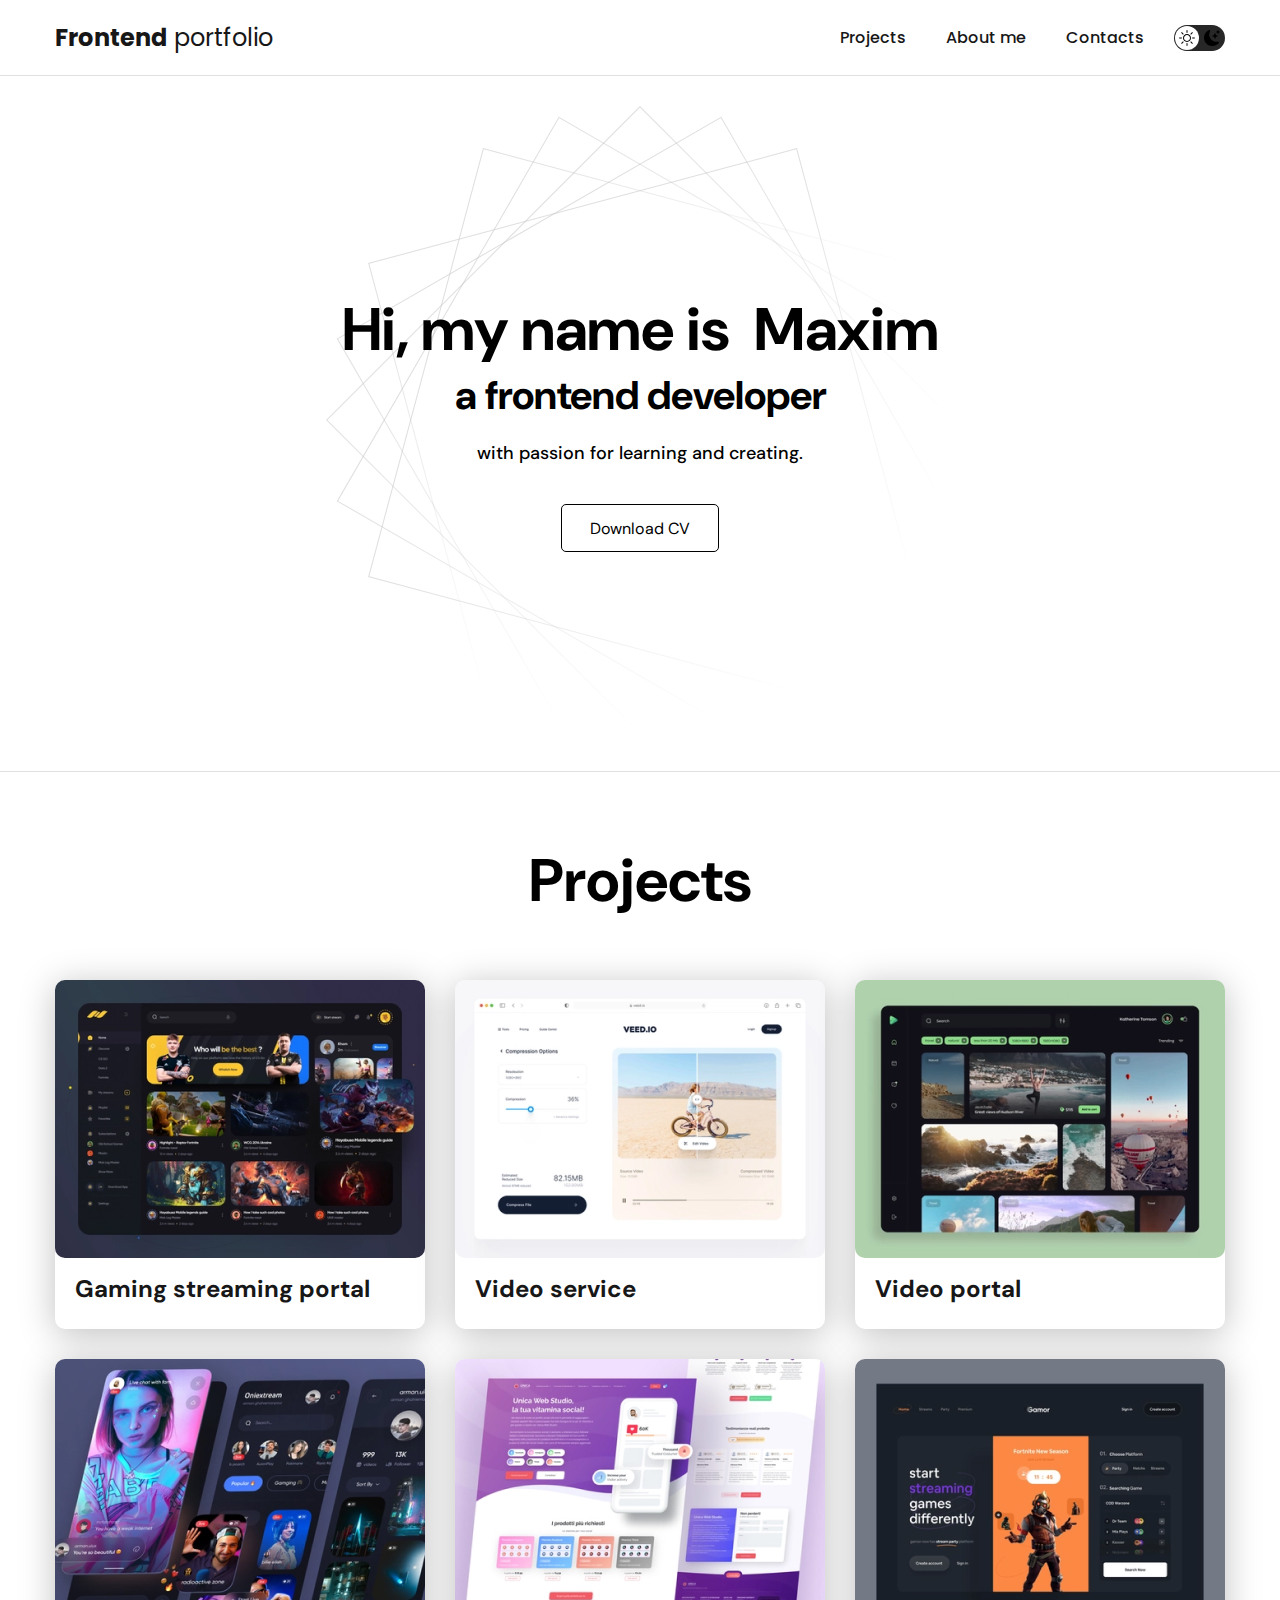
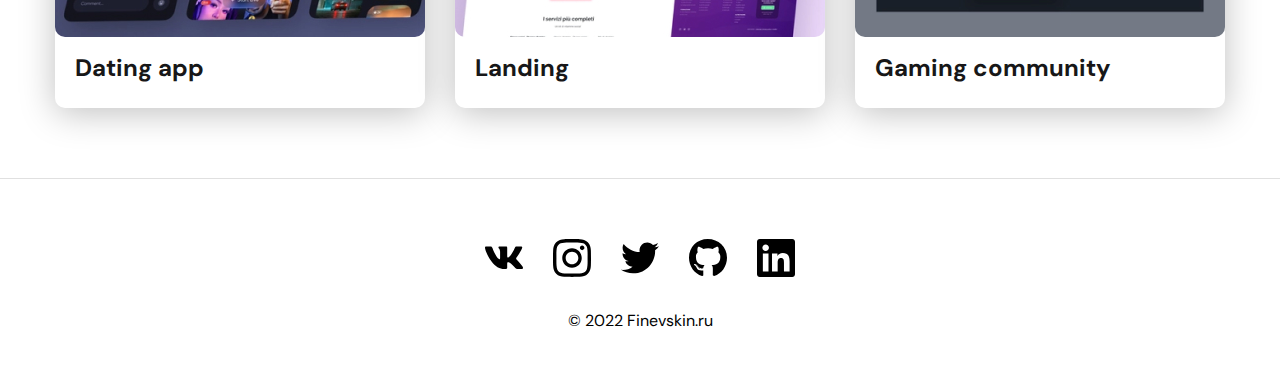
<file: index.html>
<!DOCTYPE html>
<html lang="en">
  <head>
    <meta charset="UTF-8" />
    <meta http-equiv="X-UA-Compatible" content="IE=edge" />
    <meta name="viewport" content="width=device-width, initial-scale=1.0" />
    <title>Frontend portfolio</title>
    <link rel="stylesheet" href="./css/style.css" />
  </head>
  <body>
    <header class="header__nav">
      <div class="container">
        <div class="header__row">
          <div class="logo">
            <a href="./index.html" aria-label="Logo your site">
              <strong>Frontend</strong>
              portfolio
            </a>
          </div>
          <button class="dark-mode-btn">
            <img
              src="./img/svg/Sun.svg"
              alt="Light mode"
              class="dark-mode-btn__icon"
            />
            <img
              src="./img/svg/Moon.svg"
              alt="Dark mode"
              class="dark-mode-btn__icon"
            />
          </button>
          <ul class="header-nav__list">
            <li class="header-nav-list__item">
              <a
                href="./index.html"
                class="header-nav-list__link header-nav-list__link--active"
              >
                Projects
              </a>
            </li>
            <li class="header-nav-list__item">
              <a
                href="./skills.html"
                class="header-nav-list__link header-nav-list__link--active"
              >
              About me

              </a>
            </li>
            <li class="header-nav-list__item">
              <a
                href="./contacts.html"
                class="header-nav-list__link header-nav-list__link--active"
              >
                Contacts
              </a>
            </li>
          </ul>
        </div>
      </div>
    </header>
    <main class="main">
      <section class="about">
        <div class="container container--about">
          <svg
            class="about__svg"
            width="628"
            height="628"
            viewBox="0 0 628 628"
            fill="none"
            xmlns="http://www.w3.org/2000/svg"
          >
            <g opacity="0.25">
              <rect
                x="42.7188"
                y="157.376"
                width="443"
                height="443"
                transform="rotate(-15 42.7188 157.376)"
                stroke="url(#paint0_linear_2207_271)"
                stroke-opacity="0.5"
              />
              <rect
                x="11.4252"
                y="232.925"
                width="443"
                height="443"
                transform="rotate(-30 11.4252 232.925)"
                stroke="url(#paint1_linear_2207_271)"
                stroke-opacity="0.5"
              />
              <rect
                x="0.75154"
                y="314"
                width="443"
                height="443"
                transform="rotate(-45 0.75154 314)"
                stroke="url(#paint2_linear_2207_271)"
                stroke-opacity="0.5"
              />
              <rect
                x="11.4252"
                y="395.075"
                width="443"
                height="443"
                transform="rotate(-60 11.4252 395.075)"
                stroke="url(#paint3_linear_2207_271)"
                stroke-opacity="0.5"
              />
              <rect
                x="42.7188"
                y="470.624"
                width="443"
                height="443"
                transform="rotate(-75 42.7188 470.624)"
                stroke="url(#paint4_linear_2207_271)"
                stroke-opacity="0.5"
              />
            </g>
            <defs>
              <linearGradient
                id="paint0_linear_2207_271"
                x1="264.106"
                y1="157.022"
                x2="264.106"
                y2="591.522"
                gradientUnits="userSpaceOnUse"
              >
                <stop stop-color="black" />
                <stop offset="1" stop-color="black" stop-opacity="0" />
              </linearGradient>
              <linearGradient
                id="paint1_linear_2207_271"
                x1="232.742"
                y1="232.742"
                x2="232.742"
                y2="667.242"
                gradientUnits="userSpaceOnUse"
              >
                <stop stop-color="black" />
                <stop offset="1" stop-color="black" stop-opacity="0" />
              </linearGradient>
              <linearGradient
                id="paint2_linear_2207_271"
                x1="222.044"
                y1="314"
                x2="222.044"
                y2="748.5"
                gradientUnits="userSpaceOnUse"
              >
                <stop stop-color="black" />
                <stop offset="1" stop-color="black" stop-opacity="0" />
              </linearGradient>
              <linearGradient
                id="paint3_linear_2207_271"
                x1="232.742"
                y1="395.258"
                x2="232.742"
                y2="829.758"
                gradientUnits="userSpaceOnUse"
              >
                <stop stop-color="black" />
                <stop offset="1" stop-color="black" stop-opacity="0" />
              </linearGradient>
              <linearGradient
                id="paint4_linear_2207_271"
                x1="264.106"
                y1="470.978"
                x2="264.106"
                y2="905.478"
                gradientUnits="userSpaceOnUse"
              >
                <stop stop-color="black" />
                <stop offset="1" stop-color="black" stop-opacity="0" />
              </linearGradient>
            </defs>
          </svg>
          <h1 class="about__title">
            <strong>
              Hi, my&nbsp;name is&nbsp;
              <span>Maxim</span>
            </strong>
            <br />
            a&nbsp;frontend developer
          </h1>
          <div class="about__text">
            <p>with passion for learning and creating.</p>
          </div>
          <div class="btn">
            <div class="circle"></div>
            <a href="#!">Download&nbsp;CV</a>
          </div>
        </div>
      </section>

      <section class="section section--main">
        <div class="container">
          <h2 class="title-1">Projects</h2>
          <ul class="projects">
            <li class="project">
              <a href="./project-page1.html">
                <img
                  src="./img/projects__image/01.jpg"
                  alt="Projects photo"
                  class="project__img"
                />
                <h3 class="project__title">Gaming streaming portal</h3>
              </a>
            </li>
            <li class="project">
              <a href="./project-page2.html">
                <img
                  src="./img/projects__image/02.jpg"
                  alt="Projects photo"
                  class="project__img"
                />
                <h3 class="project__title">Video service</h3>
              </a>
            </li>
            <li class="project">
              <a href="./project-page3.html">
                <img
                  src="./img/projects__image/03.jpg"
                  alt="Projects photo"
                  class="project__img"
                />
                <h3 class="project__title">Video portal</h3>
              </a>
            </li>
            <li class="project">
              <a href="./project-page4.html">
                <img
                  src="./img/projects__image/04.jpg"
                  alt="Projects photo"
                  class="project__img"
                />
                <h3 class="project__title">Dating app</h3>
              </a>
            </li>
            <li class="project">
              <a href="./project-page5.html">
                <img
                  src="./img/projects__image/05.jpg"
                  alt="Projects photo"
                  class="project__img"
                />
                <h3 class="project__title">Landing</h3>
              </a>
            </li>
            <li class="project">
              <a href="./project-page6.html">
                <img
                  src="./img/projects__image/06.jpg"
                  alt="Projects photo"
                  class="project__img"
                />
                <h3 class="project__title">Gaming community</h3>
              </a>
            </li>
          </ul>
        </div>
      </section>
    </main>

    <footer class="footer">
      <div class="container">
        <div class="footer__wrapper">
          <ul class="footer__social">
            <li class="footer-social__item">
              <a href="https://vk.com/ho0stell" target="_blank">
                <svg
                  width="38"
                  height="38"
                  viewBox="0 0 38 23"
                  fill="none"
                  xmlns="http://www.w3.org/2000/svg"
                >
                  <path
                    class="footer__svg footer__svg--icon1"
                    d="M37.134 1.53079C37.395 0.648998 37.134 0 35.8783 0H31.7233C30.6651 0 30.1784 0.557291 29.9174 1.17807C29.9174 1.17807 27.8011 6.33478 24.8101 9.67853C23.8436 10.645 23.3992 10.9554 22.8701 10.9554C22.6091 10.9554 22.207 10.645 22.207 9.76318V1.53079C22.207 0.472639 21.9107 0 21.036 0H14.5037C13.8406 0 13.4455 0.493803 13.4455 0.952334C13.4455 1.95405 14.9411 2.18684 15.0963 5.00857V11.1317C15.0963 12.472 14.8564 12.7189 14.3273 12.7189C12.9165 12.7189 9.48806 7.54107 7.45642 1.61544C7.04727 0.465586 6.64517 0 5.57997 0H1.42497C0.239847 0 0 0.557291 0 1.17807C0 2.27855 1.41086 7.74565 6.56757 14.9693C10.003 19.9002 14.8423 22.5738 19.2442 22.5738C21.8896 22.5738 22.2141 21.9813 22.2141 20.9584C22.2141 16.2461 21.9742 15.8017 23.3004 15.8017C23.9142 15.8017 24.9723 16.1121 27.4413 18.4894C30.263 21.3111 30.7286 22.5738 32.3088 22.5738H36.4638C37.6489 22.5738 38.2485 21.9813 37.9029 20.8103C37.1128 18.3483 31.7727 13.2833 31.5328 12.9447C30.9191 12.1546 31.0955 11.8019 31.5328 11.0965C31.5399 11.0894 36.6119 3.95042 37.134 1.53079Z"
                    fill="white"
                  />
                </svg>
              </a>
            </li>

            <li class="footer-social__item">
              <a href="https://instagram.com/fuckingimage" target="_blank">
                <svg
                  width="38"
                  height="38"
                  viewBox="0 0 38 38"
                  fill="none"
                  xmlns="http://www.w3.org/2000/svg"
                >
                  <path
                    class="footer__svg footer__svg--inst"
                    d="M19.0042 9.25521C13.6126 9.25521 9.26369 13.6041 9.26369 18.9958C9.26369 24.3874 13.6126 28.7363 19.0042 28.7363C24.3959 28.7363 28.7448 24.3874 28.7448 18.9958C28.7448 13.6041 24.3959 9.25521 19.0042 9.25521ZM19.0042 25.3284C15.52 25.3284 12.6716 22.4885 12.6716 18.9958C12.6716 15.5031 15.5115 12.6631 19.0042 12.6631C22.4969 12.6631 25.3369 15.5031 25.3369 18.9958C25.3369 22.4885 22.4885 25.3284 19.0042 25.3284ZM31.4152 8.85678C31.4152 10.1199 30.3979 11.1287 29.1432 11.1287C27.8801 11.1287 26.8713 10.1114 26.8713 8.85678C26.8713 7.60212 27.8886 6.58483 29.1432 6.58483C30.3979 6.58483 31.4152 7.60212 31.4152 8.85678ZM37.8665 11.1626C37.7224 8.11924 37.0272 5.42342 34.7977 3.20234C32.5766 0.98126 29.8808 0.286113 26.8374 0.133519C23.7007 -0.0445064 14.2993 -0.0445064 11.1626 0.133519C8.12772 0.277635 5.4319 0.972783 3.20234 3.19387C0.972783 5.41495 0.286113 8.11076 0.133519 11.1542C-0.0445064 14.2908 -0.0445064 23.6922 0.133519 26.8289C0.277635 29.8723 0.972783 32.5681 3.20234 34.7892C5.4319 37.0103 8.11924 37.7054 11.1626 37.858C14.2993 38.036 23.7007 38.036 26.8374 37.858C29.8808 37.7139 32.5766 37.0187 34.7977 34.7892C37.0187 32.5681 37.7139 29.8723 37.8665 26.8289C38.0445 23.6922 38.0445 14.2993 37.8665 11.1626ZM33.8143 30.1944C33.153 31.856 31.873 33.1361 30.2029 33.8058C27.7021 34.7977 21.7679 34.5688 19.0042 34.5688C16.2406 34.5688 10.2979 34.7892 7.80558 33.8058C6.144 33.1446 4.86392 31.8645 4.1942 30.1944C3.20234 27.6936 3.43123 21.7594 3.43123 18.9958C3.43123 16.2321 3.21082 10.2895 4.1942 7.7971C4.85544 6.13553 6.13553 4.85544 7.80558 4.18572C10.3064 3.19386 16.2406 3.42275 19.0042 3.42275C21.7679 3.42275 27.7105 3.20234 30.2029 4.18572C31.8645 4.84696 33.1446 6.12705 33.8143 7.7971C34.8061 10.2979 34.5772 16.2321 34.5772 18.9958C34.5772 21.7594 34.8061 27.7021 33.8143 30.1944Z"
                    fill="white"
                  />
                </svg>
              </a>
            </li>

            <li class="footer-social__item">
              <a
                href="https://i.pinimg.com/originals/8a/95/53/8a9553f0d80a14b2b9ae80bda733980a.jpg"
                target="_blank"
              >
                <svg
                  width="38"
                  height="38"
                  viewBox="0 0 38 31"
                  fill="none"
                  xmlns="http://www.w3.org/2000/svg"
                >
                  <path
                    class="footer__svg footer__svg--tw"
                    d="M34.094 7.69162C34.1181 8.02917 34.1181 8.36679 34.1181 8.70434C34.1181 19 26.2819 30.863 11.9594 30.863C7.54696 30.863 3.44799 29.585 0 27.3669C0.626928 27.4392 1.22966 27.4633 1.88071 27.4633C5.52153 27.4633 8.87311 26.2336 11.5495 24.1359C8.12565 24.0635 5.25634 21.8211 4.26774 18.7348C4.75002 18.8071 5.23222 18.8553 5.73862 18.8553C6.43783 18.8553 7.13713 18.7589 7.7881 18.5902C4.21957 17.8668 1.54309 14.7323 1.54309 10.9467V10.8503C2.57985 11.429 3.78554 11.7907 5.06337 11.8388C2.96564 10.4403 1.59133 8.05329 1.59133 5.35275C1.59133 3.90607 1.97705 2.57993 2.65222 1.42256C6.486 6.14845 12.2487 9.2347 18.7106 9.57233C18.5901 8.99364 18.5177 8.39091 18.5177 7.7881C18.5177 3.49616 21.9898 0 26.3058 0C28.5482 0 30.5736 0.940355 31.9962 2.4594C33.7563 2.12185 35.4441 1.4708 36.9391 0.578686C36.3604 2.38711 35.1307 3.90615 33.5152 4.87055C35.0825 4.70185 36.6016 4.26774 38 3.66501C36.9393 5.2081 35.613 6.58241 34.094 7.69162Z"
                    fill="white"
                  />
                </svg>
              </a>
            </li>

            <li class="footer-social__item">
              <a href="https://github.com/finevskin" target="_blank">
                <svg
                  width="38"
                  height="38"
                  viewBox="0 0 38 38"
                  fill="none"
                  xmlns="http://www.w3.org/2000/svg"
                >
                  <path
                    class="footer__svg footer__svg--github"
                    d="M12.7101 29.8331C12.7101 29.9863 12.5339 30.1089 12.3117 30.1089C12.0589 30.1319 11.8827 30.0093 11.8827 29.8331C11.8827 29.6798 12.0589 29.5573 12.281 29.5573C12.5109 29.5343 12.7101 29.6569 12.7101 29.8331ZM10.3274 29.4883C10.2738 29.6415 10.427 29.8177 10.6569 29.8637C10.856 29.9403 11.0859 29.8637 11.1319 29.7105C11.1778 29.5573 11.0323 29.3811 10.8024 29.3121C10.6032 29.2585 10.381 29.3351 10.3274 29.4883ZM13.7137 29.3581C13.4915 29.4117 13.3383 29.5573 13.3613 29.7335C13.3843 29.8867 13.5835 29.9863 13.8133 29.9327C14.0355 29.879 14.1887 29.7335 14.1657 29.5802C14.1427 29.4347 13.9359 29.3351 13.7137 29.3581ZM18.7548 0C8.12863 0 0 8.06734 0 18.6935C0 27.1899 5.34758 34.4605 12.9859 37.0194C13.9665 37.1956 14.3113 36.5903 14.3113 36.0923C14.3113 35.6173 14.2883 32.9972 14.2883 31.3883C14.2883 31.3883 8.9254 32.5375 7.79919 29.1052C7.79919 29.1052 6.92581 26.8758 5.66935 26.3012C5.66935 26.3012 3.91492 25.0984 5.79194 25.1214C5.79194 25.1214 7.6996 25.2746 8.74919 27.098C10.427 30.0552 13.2387 29.2048 14.3343 28.6992C14.5105 27.4734 15.0085 26.623 15.5601 26.1173C11.2774 25.6423 6.95645 25.0218 6.95645 17.6516C6.95645 15.5448 7.53871 14.4875 8.76452 13.1391C8.56532 12.6411 7.91411 10.5879 8.96371 7.9371C10.5649 7.43911 14.25 10.0056 14.25 10.0056C15.7823 9.57661 17.4294 9.35444 19.0613 9.35444C20.6931 9.35444 22.3403 9.57661 23.8726 10.0056C23.8726 10.0056 27.5577 7.43145 29.1589 7.9371C30.2085 10.5956 29.5573 12.6411 29.3581 13.1391C30.5839 14.4952 31.3347 15.5524 31.3347 17.6516C31.3347 25.0448 26.8222 25.6347 22.5395 26.1173C23.2444 26.7226 23.8419 27.8718 23.8419 29.6722C23.8419 32.254 23.819 35.4488 23.819 36.077C23.819 36.575 24.1714 37.1802 25.1444 37.004C32.8056 34.4605 38 27.1899 38 18.6935C38 8.06734 29.381 0 18.7548 0ZM7.44677 26.4238C7.34718 26.5004 7.37016 26.6766 7.5004 26.8222C7.62298 26.9448 7.79919 26.9984 7.89879 26.8988C7.99839 26.8222 7.9754 26.646 7.84516 26.5004C7.72258 26.3778 7.54637 26.3242 7.44677 26.4238ZM6.61936 25.8032C6.56573 25.9028 6.64234 26.0254 6.79556 26.102C6.91815 26.1786 7.07137 26.1556 7.125 26.0484C7.17863 25.9488 7.10202 25.8262 6.94879 25.7496C6.79556 25.7036 6.67298 25.7266 6.61936 25.8032ZM9.10161 28.5306C8.97903 28.6302 9.025 28.8601 9.20121 29.0056C9.37742 29.1819 9.5996 29.2048 9.69919 29.0823C9.79879 28.9827 9.75282 28.7528 9.5996 28.6073C9.43105 28.431 9.20121 28.4081 9.10161 28.5306ZM8.22823 27.4044C8.10565 27.4811 8.10565 27.6802 8.22823 27.8565C8.35081 28.0327 8.55766 28.1093 8.65726 28.0327C8.77984 27.9331 8.77984 27.7339 8.65726 27.5577C8.55 27.3815 8.35081 27.3048 8.22823 27.4044Z"
                    fill="white"
                  />
                </svg>
              </a>
            </li>

            <li class="footer-social__item">
              <a
                href="#!"
                target="_blank"
              >
                <svg
                  class="footer__svg"
                  width="38"
                  height="38"
                  viewBox="0 0 38 38"
                  fill="none"
                  xmlns="http://www.w3.org/2000/svg"
                >
                  <path
                    class="footer__svg footer__svg--in"
                    d="M35.2857 0H2.7058C1.21295 0 0 1.22991 0 2.73973V35.2603C0 36.7701 1.21295 38 2.7058 38H35.2857C36.7786 38 38 36.7701 38 35.2603V2.73973C38 1.22991 36.7786 0 35.2857 0ZM11.4848 32.5714H5.85268V14.4366H11.4933V32.5714H11.4848ZM8.66875 11.9598C6.86205 11.9598 5.40312 10.4924 5.40312 8.6942C5.40312 6.89598 6.86205 5.42857 8.66875 5.42857C10.467 5.42857 11.9344 6.89598 11.9344 8.6942C11.9344 10.5009 10.4754 11.9598 8.66875 11.9598ZM32.5969 32.5714H26.9647V23.75C26.9647 21.6464 26.9223 18.9406 24.0384 18.9406C21.1036 18.9406 20.654 21.2308 20.654 23.5973V32.5714H15.0219V14.4366H20.425V16.9134H20.5013C21.2562 15.4884 23.0969 13.9871 25.8366 13.9871C31.5366 13.9871 32.5969 17.7446 32.5969 22.6304V32.5714Z"
                    fill="white"
                  />
                </svg>
              </a>
            </li>
          </ul>

          <div class="footer__copyright">
            <p class="footer-copyright__text">© 2022 Finevskin.ru</p>
          </div>
        </div>
      </div>
    </footer>
    <script src="./js/main.js"></script>
  </body>
</html>
</file>
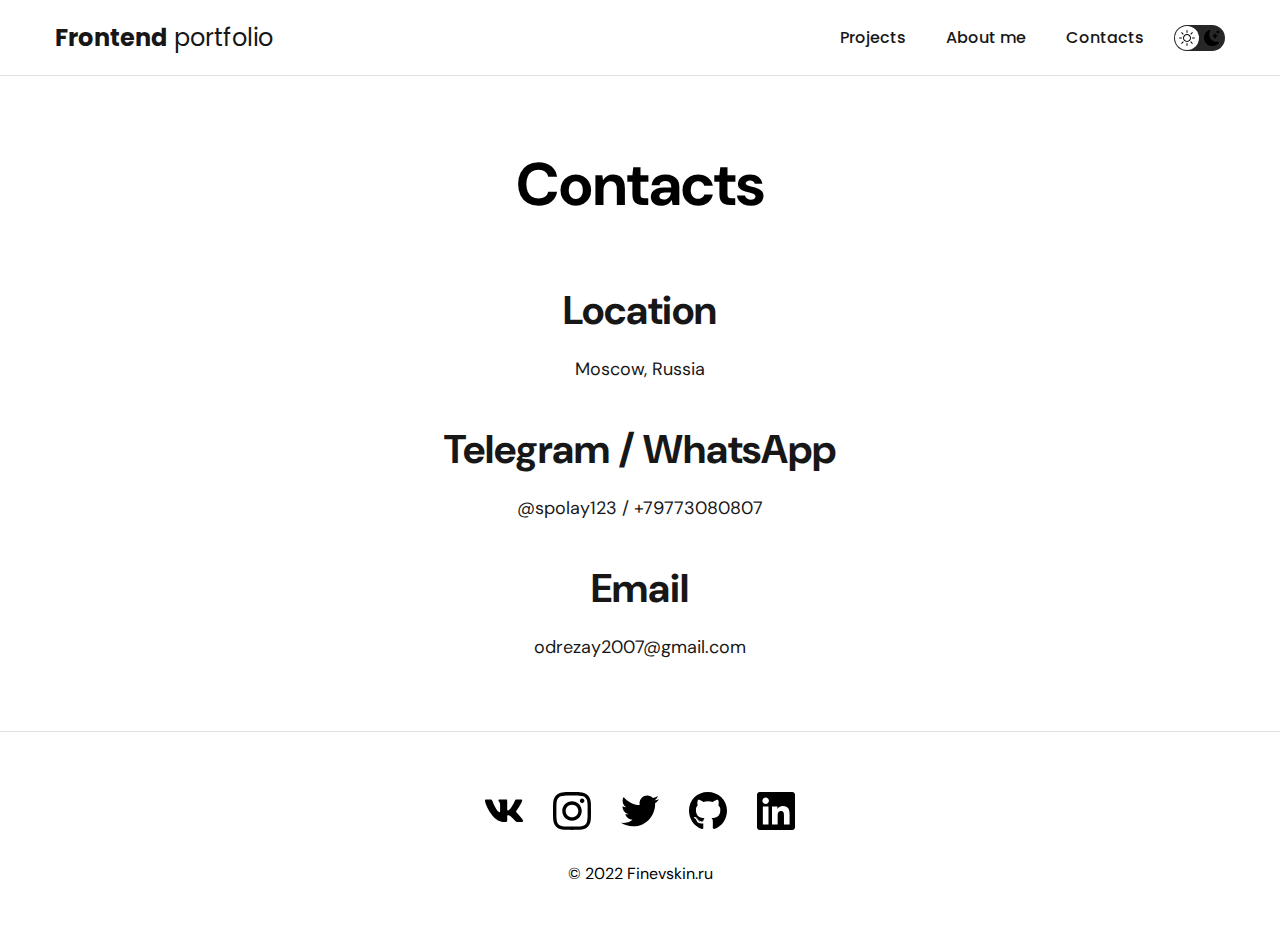
<file: contacts.html>
<!DOCTYPE html>
<html lang="en">
  <head>
    <meta charset="UTF-8" />
    <meta http-equiv="X-UA-Compatible" content="IE=edge" />
    <meta name="viewport" content="width=device-width, initial-scale=1.0" />
    <title>Contacts</title>
    <link rel="stylesheet" href="./css/style.css" />
  </head>
  <body>
    <header class="header__nav">
      <div class="container">
        <div class="header__row">
          <div class="logo">
            <a href="./index.html" aria-label="Logo your site">
              <strong>Frontend</strong>
              portfolio
            </a>
          </div>
          <button class="dark-mode-btn">
            <img
              src="./img/svg/Sun.svg"
              alt="Light mode"
              class="dark-mode-btn__icon"
            />
            <img
              src="./img/svg/Moon.svg"
              alt="Dark mode"
              class="dark-mode-btn__icon"
            />
          </button>
          <ul class="header-nav__list">
            <li class="header-nav-list__item">
              <a
                href="./index.html"
                class="header-nav-list__link header-nav-list__link--active"
              >
                Projects
              </a>
            </li>
            <li class="header-nav-list__item">
              <a
                href="./skills.html"
                class="header-nav-list__link header-nav-list__link--active"
              >
              About me

              </a>
            </li>
            <li class="header-nav-list__item">
              <a
                href="./contacts.html"
                class="header-nav-list__link header-nav-list__link--active"
              >
                Contacts
              </a>
            </li>
          </ul>
        </div>
      </div>
    </header>
    <main class="main">
      <section class="section">
        <div class="container">
          <h1 class="title-1 title-1--skills">Contacts</h1>
          <ul class="content-list">
            <li class="content-list__item">
              <h2 class="title-2">Location</h2>
              <p>Moscow, Russia</p>
            </li>
            <li class="content-list__item">
              <h2 class="title-2">Telegram / WhatsApp</h2>
              <p>
                @spolay123 /
                <a href="tel:+79773080807">+79773080807</a>
              </p>
            </li>
            <li class="content-list__item">
              <h2 class="title-2">Email</h2>
              <p>
                <a
                  href="mailto:odrezay2007@gmail.com"
                  class="content-list__email"
                >
                  odrezay2007@gmail.com
                </a>
              </p>
            </li>
          </ul>
        </div>
      </section>
    </main>
    <footer class="footer">
      <div class="container">
        <div class="footer__wrapper">
          <ul class="footer__social">
            <li class="footer-social__item">
              <a href="https://vk.com/ho0stell" target="_blank">
                <svg
                  width="38"
                  height="38"
                  viewBox="0 0 38 23"
                  fill="none"
                  xmlns="http://www.w3.org/2000/svg"
                >
                  <path
                    class="footer__svg footer__svg--icon1"
                    d="M37.134 1.53079C37.395 0.648998 37.134 0 35.8783 0H31.7233C30.6651 0 30.1784 0.557291 29.9174 1.17807C29.9174 1.17807 27.8011 6.33478 24.8101 9.67853C23.8436 10.645 23.3992 10.9554 22.8701 10.9554C22.6091 10.9554 22.207 10.645 22.207 9.76318V1.53079C22.207 0.472639 21.9107 0 21.036 0H14.5037C13.8406 0 13.4455 0.493803 13.4455 0.952334C13.4455 1.95405 14.9411 2.18684 15.0963 5.00857V11.1317C15.0963 12.472 14.8564 12.7189 14.3273 12.7189C12.9165 12.7189 9.48806 7.54107 7.45642 1.61544C7.04727 0.465586 6.64517 0 5.57997 0H1.42497C0.239847 0 0 0.557291 0 1.17807C0 2.27855 1.41086 7.74565 6.56757 14.9693C10.003 19.9002 14.8423 22.5738 19.2442 22.5738C21.8896 22.5738 22.2141 21.9813 22.2141 20.9584C22.2141 16.2461 21.9742 15.8017 23.3004 15.8017C23.9142 15.8017 24.9723 16.1121 27.4413 18.4894C30.263 21.3111 30.7286 22.5738 32.3088 22.5738H36.4638C37.6489 22.5738 38.2485 21.9813 37.9029 20.8103C37.1128 18.3483 31.7727 13.2833 31.5328 12.9447C30.9191 12.1546 31.0955 11.8019 31.5328 11.0965C31.5399 11.0894 36.6119 3.95042 37.134 1.53079Z"
                    fill="white"
                  />
                </svg>
              </a>
            </li>

            <li class="footer-social__item">
              <a href="https://instagram.com/fuckingimage" target="_blank">
                <svg
                  width="38"
                  height="38"
                  viewBox="0 0 38 38"
                  fill="none"
                  xmlns="http://www.w3.org/2000/svg"
                >
                  <path
                    class="footer__svg footer__svg--inst"
                    d="M19.0042 9.25521C13.6126 9.25521 9.26369 13.6041 9.26369 18.9958C9.26369 24.3874 13.6126 28.7363 19.0042 28.7363C24.3959 28.7363 28.7448 24.3874 28.7448 18.9958C28.7448 13.6041 24.3959 9.25521 19.0042 9.25521ZM19.0042 25.3284C15.52 25.3284 12.6716 22.4885 12.6716 18.9958C12.6716 15.5031 15.5115 12.6631 19.0042 12.6631C22.4969 12.6631 25.3369 15.5031 25.3369 18.9958C25.3369 22.4885 22.4885 25.3284 19.0042 25.3284ZM31.4152 8.85678C31.4152 10.1199 30.3979 11.1287 29.1432 11.1287C27.8801 11.1287 26.8713 10.1114 26.8713 8.85678C26.8713 7.60212 27.8886 6.58483 29.1432 6.58483C30.3979 6.58483 31.4152 7.60212 31.4152 8.85678ZM37.8665 11.1626C37.7224 8.11924 37.0272 5.42342 34.7977 3.20234C32.5766 0.98126 29.8808 0.286113 26.8374 0.133519C23.7007 -0.0445064 14.2993 -0.0445064 11.1626 0.133519C8.12772 0.277635 5.4319 0.972783 3.20234 3.19387C0.972783 5.41495 0.286113 8.11076 0.133519 11.1542C-0.0445064 14.2908 -0.0445064 23.6922 0.133519 26.8289C0.277635 29.8723 0.972783 32.5681 3.20234 34.7892C5.4319 37.0103 8.11924 37.7054 11.1626 37.858C14.2993 38.036 23.7007 38.036 26.8374 37.858C29.8808 37.7139 32.5766 37.0187 34.7977 34.7892C37.0187 32.5681 37.7139 29.8723 37.8665 26.8289C38.0445 23.6922 38.0445 14.2993 37.8665 11.1626ZM33.8143 30.1944C33.153 31.856 31.873 33.1361 30.2029 33.8058C27.7021 34.7977 21.7679 34.5688 19.0042 34.5688C16.2406 34.5688 10.2979 34.7892 7.80558 33.8058C6.144 33.1446 4.86392 31.8645 4.1942 30.1944C3.20234 27.6936 3.43123 21.7594 3.43123 18.9958C3.43123 16.2321 3.21082 10.2895 4.1942 7.7971C4.85544 6.13553 6.13553 4.85544 7.80558 4.18572C10.3064 3.19386 16.2406 3.42275 19.0042 3.42275C21.7679 3.42275 27.7105 3.20234 30.2029 4.18572C31.8645 4.84696 33.1446 6.12705 33.8143 7.7971C34.8061 10.2979 34.5772 16.2321 34.5772 18.9958C34.5772 21.7594 34.8061 27.7021 33.8143 30.1944Z"
                    fill="white"
                  />
                </svg>
              </a>
            </li>

            <li class="footer-social__item">
              <a
                href="https://i.pinimg.com/originals/8a/95/53/8a9553f0d80a14b2b9ae80bda733980a.jpg"
                target="_blank"
              >
                <svg
                  width="38"
                  height="38"
                  viewBox="0 0 38 31"
                  fill="none"
                  xmlns="http://www.w3.org/2000/svg"
                >
                  <path
                    class="footer__svg footer__svg--tw"
                    d="M34.094 7.69162C34.1181 8.02917 34.1181 8.36679 34.1181 8.70434C34.1181 19 26.2819 30.863 11.9594 30.863C7.54696 30.863 3.44799 29.585 0 27.3669C0.626928 27.4392 1.22966 27.4633 1.88071 27.4633C5.52153 27.4633 8.87311 26.2336 11.5495 24.1359C8.12565 24.0635 5.25634 21.8211 4.26774 18.7348C4.75002 18.8071 5.23222 18.8553 5.73862 18.8553C6.43783 18.8553 7.13713 18.7589 7.7881 18.5902C4.21957 17.8668 1.54309 14.7323 1.54309 10.9467V10.8503C2.57985 11.429 3.78554 11.7907 5.06337 11.8388C2.96564 10.4403 1.59133 8.05329 1.59133 5.35275C1.59133 3.90607 1.97705 2.57993 2.65222 1.42256C6.486 6.14845 12.2487 9.2347 18.7106 9.57233C18.5901 8.99364 18.5177 8.39091 18.5177 7.7881C18.5177 3.49616 21.9898 0 26.3058 0C28.5482 0 30.5736 0.940355 31.9962 2.4594C33.7563 2.12185 35.4441 1.4708 36.9391 0.578686C36.3604 2.38711 35.1307 3.90615 33.5152 4.87055C35.0825 4.70185 36.6016 4.26774 38 3.66501C36.9393 5.2081 35.613 6.58241 34.094 7.69162Z"
                    fill="white"
                  />
                </svg>
              </a>
            </li>

            <li class="footer-social__item">
              <a href="https://github.com/finevskin" target="_blank">
                <svg
                  width="38"
                  height="38"
                  viewBox="0 0 38 38"
                  fill="none"
                  xmlns="http://www.w3.org/2000/svg"
                >
                  <path
                    class="footer__svg footer__svg--github"
                    d="M12.7101 29.8331C12.7101 29.9863 12.5339 30.1089 12.3117 30.1089C12.0589 30.1319 11.8827 30.0093 11.8827 29.8331C11.8827 29.6798 12.0589 29.5573 12.281 29.5573C12.5109 29.5343 12.7101 29.6569 12.7101 29.8331ZM10.3274 29.4883C10.2738 29.6415 10.427 29.8177 10.6569 29.8637C10.856 29.9403 11.0859 29.8637 11.1319 29.7105C11.1778 29.5573 11.0323 29.3811 10.8024 29.3121C10.6032 29.2585 10.381 29.3351 10.3274 29.4883ZM13.7137 29.3581C13.4915 29.4117 13.3383 29.5573 13.3613 29.7335C13.3843 29.8867 13.5835 29.9863 13.8133 29.9327C14.0355 29.879 14.1887 29.7335 14.1657 29.5802C14.1427 29.4347 13.9359 29.3351 13.7137 29.3581ZM18.7548 0C8.12863 0 0 8.06734 0 18.6935C0 27.1899 5.34758 34.4605 12.9859 37.0194C13.9665 37.1956 14.3113 36.5903 14.3113 36.0923C14.3113 35.6173 14.2883 32.9972 14.2883 31.3883C14.2883 31.3883 8.9254 32.5375 7.79919 29.1052C7.79919 29.1052 6.92581 26.8758 5.66935 26.3012C5.66935 26.3012 3.91492 25.0984 5.79194 25.1214C5.79194 25.1214 7.6996 25.2746 8.74919 27.098C10.427 30.0552 13.2387 29.2048 14.3343 28.6992C14.5105 27.4734 15.0085 26.623 15.5601 26.1173C11.2774 25.6423 6.95645 25.0218 6.95645 17.6516C6.95645 15.5448 7.53871 14.4875 8.76452 13.1391C8.56532 12.6411 7.91411 10.5879 8.96371 7.9371C10.5649 7.43911 14.25 10.0056 14.25 10.0056C15.7823 9.57661 17.4294 9.35444 19.0613 9.35444C20.6931 9.35444 22.3403 9.57661 23.8726 10.0056C23.8726 10.0056 27.5577 7.43145 29.1589 7.9371C30.2085 10.5956 29.5573 12.6411 29.3581 13.1391C30.5839 14.4952 31.3347 15.5524 31.3347 17.6516C31.3347 25.0448 26.8222 25.6347 22.5395 26.1173C23.2444 26.7226 23.8419 27.8718 23.8419 29.6722C23.8419 32.254 23.819 35.4488 23.819 36.077C23.819 36.575 24.1714 37.1802 25.1444 37.004C32.8056 34.4605 38 27.1899 38 18.6935C38 8.06734 29.381 0 18.7548 0ZM7.44677 26.4238C7.34718 26.5004 7.37016 26.6766 7.5004 26.8222C7.62298 26.9448 7.79919 26.9984 7.89879 26.8988C7.99839 26.8222 7.9754 26.646 7.84516 26.5004C7.72258 26.3778 7.54637 26.3242 7.44677 26.4238ZM6.61936 25.8032C6.56573 25.9028 6.64234 26.0254 6.79556 26.102C6.91815 26.1786 7.07137 26.1556 7.125 26.0484C7.17863 25.9488 7.10202 25.8262 6.94879 25.7496C6.79556 25.7036 6.67298 25.7266 6.61936 25.8032ZM9.10161 28.5306C8.97903 28.6302 9.025 28.8601 9.20121 29.0056C9.37742 29.1819 9.5996 29.2048 9.69919 29.0823C9.79879 28.9827 9.75282 28.7528 9.5996 28.6073C9.43105 28.431 9.20121 28.4081 9.10161 28.5306ZM8.22823 27.4044C8.10565 27.4811 8.10565 27.6802 8.22823 27.8565C8.35081 28.0327 8.55766 28.1093 8.65726 28.0327C8.77984 27.9331 8.77984 27.7339 8.65726 27.5577C8.55 27.3815 8.35081 27.3048 8.22823 27.4044Z"
                    fill="white"
                  />
                </svg>
              </a>
            </li>

            <li class="footer-social__item">
              <a
                href="#!"
                target="_blank"
              >
                <svg
                  class="footer__svg"
                  width="38"
                  height="38"
                  viewBox="0 0 38 38"
                  fill="none"
                  xmlns="http://www.w3.org/2000/svg"
                >
                  <path
                    class="footer__svg footer__svg--in"
                    d="M35.2857 0H2.7058C1.21295 0 0 1.22991 0 2.73973V35.2603C0 36.7701 1.21295 38 2.7058 38H35.2857C36.7786 38 38 36.7701 38 35.2603V2.73973C38 1.22991 36.7786 0 35.2857 0ZM11.4848 32.5714H5.85268V14.4366H11.4933V32.5714H11.4848ZM8.66875 11.9598C6.86205 11.9598 5.40312 10.4924 5.40312 8.6942C5.40312 6.89598 6.86205 5.42857 8.66875 5.42857C10.467 5.42857 11.9344 6.89598 11.9344 8.6942C11.9344 10.5009 10.4754 11.9598 8.66875 11.9598ZM32.5969 32.5714H26.9647V23.75C26.9647 21.6464 26.9223 18.9406 24.0384 18.9406C21.1036 18.9406 20.654 21.2308 20.654 23.5973V32.5714H15.0219V14.4366H20.425V16.9134H20.5013C21.2562 15.4884 23.0969 13.9871 25.8366 13.9871C31.5366 13.9871 32.5969 17.7446 32.5969 22.6304V32.5714Z"
                    fill="white"
                  />
                </svg>
              </a>
            </li>
          </ul>

          <div class="footer__copyright">
            <p class="footer-copyright__text">© 2022 Finevskin.ru</p>
          </div>
        </div>
      </div>
    </footer>
    <script src="./js/main.js"></script>
  </body>
</html>
</file>
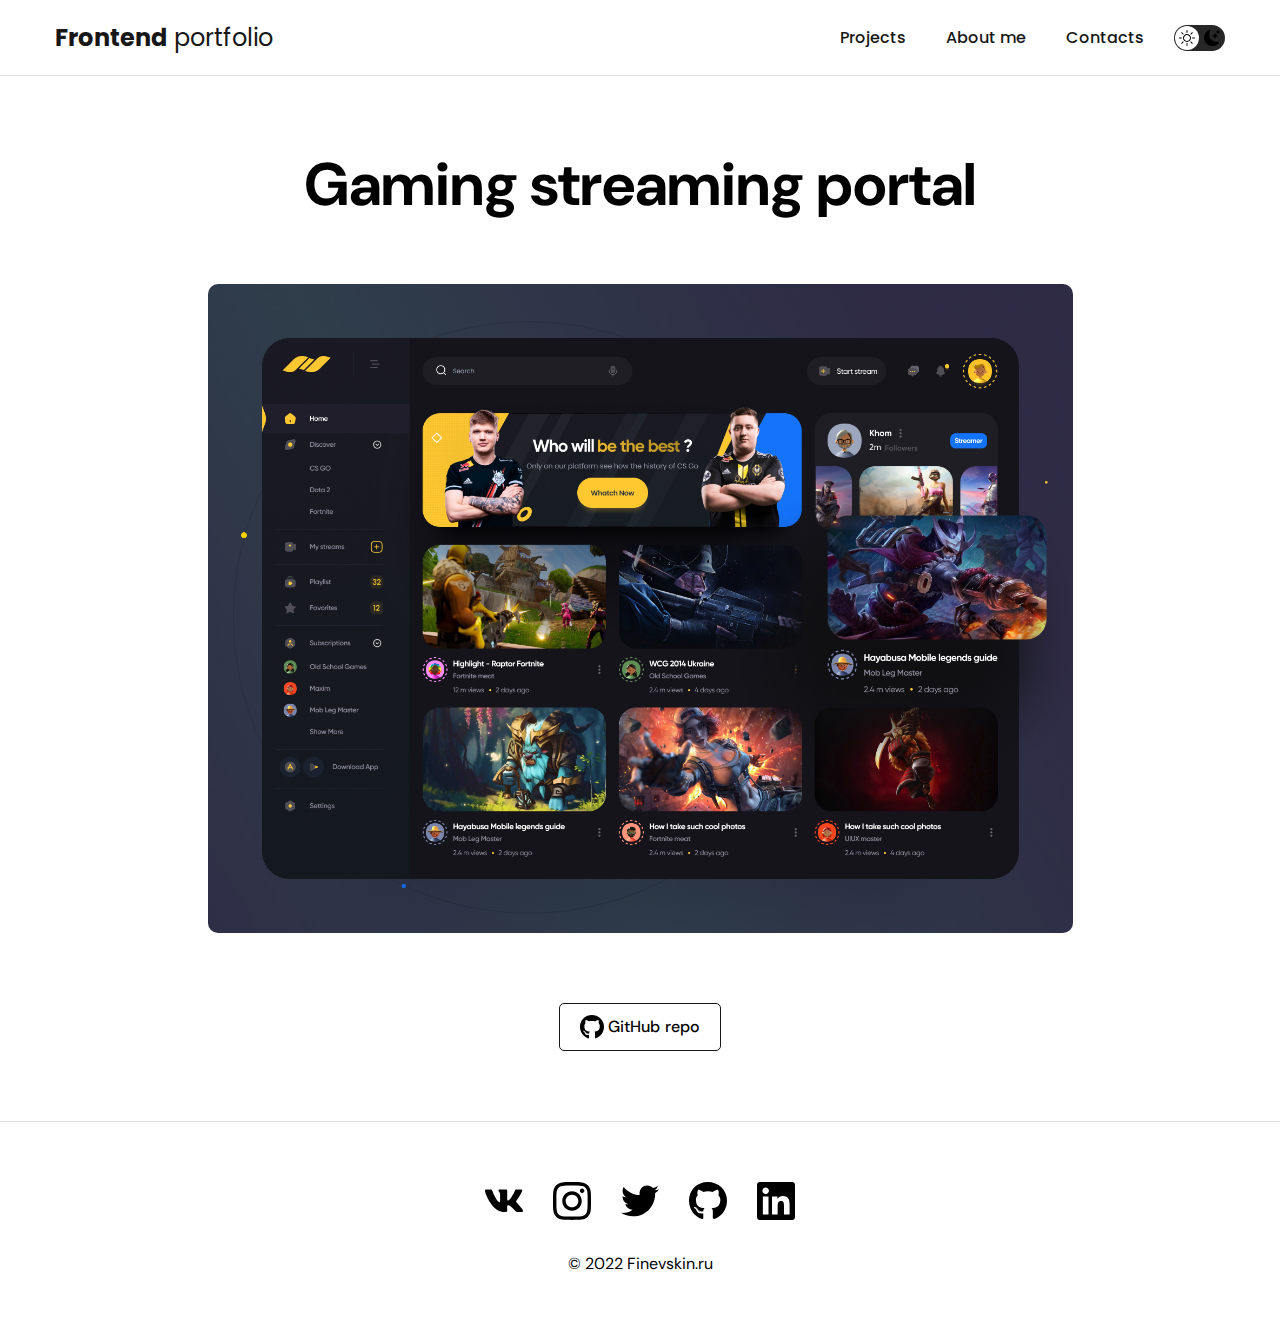
<file: project-page1.html>
<!DOCTYPE html>
<html lang="en">
  <head>
    <meta charset="UTF-8" />
    <meta http-equiv="X-UA-Compatible" content="IE=edge" />
    <meta name="viewport" content="width=device-width, initial-scale=1.0" />
    <title>Projects</title>
    <link rel="stylesheet" href="./css/style.css" />
  </head>
  <body>
    <header class="header__nav">
      <div class="container">
        <div class="header__row">
          <div class="logo">
            <a href="./index.html" aria-label="Logo your site">
              <strong>Frontend</strong>
              portfolio
            </a>
          </div>
          <button class="dark-mode-btn">
            <img
              src="./img/svg/Sun.svg"
              alt="Light mode"
              class="dark-mode-btn__icon"
            />
            <img
              src="./img/svg/Moon.svg"
              alt="Dark mode"
              class="dark-mode-btn__icon"
            />
          </button>
          <ul class="header-nav__list">
            <li class="header-nav-list__item">
              <a
                href="./index.html"
                class="header-nav-list__link header-nav-list__link--active"
              >
                Projects
              </a>
            </li>
            <li class="header-nav-list__item">
              <a
                href="./skills.html"
                class="header-nav-list__link header-nav-list__link--active"
              >
              About me

              </a>
            </li>
            <li class="header-nav-list__item">
              <a
                href="./contacts.html"
                class="header-nav-list__link header-nav-list__link--active"
              >
                Contacts
              </a>
            </li>
          </ul>
        </div>
      </div>
    </header>
    <main class="main">
      <section class="section">
        <div class="container">
          <div class="project-details">
            <h1 class="title-1">Gaming streaming portal</h1>
            <img
              src="./img/projects__image/01-big.jpg"
              alt="Cover photo"
              class="project-details__cover"
            />
            <div class="project-details__descr">
              <p></p>
            </div>
            <div class="btn-outline">
              <a href="#!">
                <img src="./img/projects__image/gitHub-black.svg" alt="Icons" />
                GitHub repo
              </a>
            </div>
          </div>
        </div>
      </section>
    </main>
    <footer class="footer">
      <div class="container">
        <div class="footer__wrapper">
          <ul class="footer__social">
            <li class="footer-social__item">
              <a href="https://vk.com/ho0stell" target="_blank">
                <svg
                  width="38"
                  height="38"
                  viewBox="0 0 38 23"
                  fill="none"
                  xmlns="http://www.w3.org/2000/svg"
                >
                  <path
                    class="footer__svg footer__svg--icon1"
                    d="M37.134 1.53079C37.395 0.648998 37.134 0 35.8783 0H31.7233C30.6651 0 30.1784 0.557291 29.9174 1.17807C29.9174 1.17807 27.8011 6.33478 24.8101 9.67853C23.8436 10.645 23.3992 10.9554 22.8701 10.9554C22.6091 10.9554 22.207 10.645 22.207 9.76318V1.53079C22.207 0.472639 21.9107 0 21.036 0H14.5037C13.8406 0 13.4455 0.493803 13.4455 0.952334C13.4455 1.95405 14.9411 2.18684 15.0963 5.00857V11.1317C15.0963 12.472 14.8564 12.7189 14.3273 12.7189C12.9165 12.7189 9.48806 7.54107 7.45642 1.61544C7.04727 0.465586 6.64517 0 5.57997 0H1.42497C0.239847 0 0 0.557291 0 1.17807C0 2.27855 1.41086 7.74565 6.56757 14.9693C10.003 19.9002 14.8423 22.5738 19.2442 22.5738C21.8896 22.5738 22.2141 21.9813 22.2141 20.9584C22.2141 16.2461 21.9742 15.8017 23.3004 15.8017C23.9142 15.8017 24.9723 16.1121 27.4413 18.4894C30.263 21.3111 30.7286 22.5738 32.3088 22.5738H36.4638C37.6489 22.5738 38.2485 21.9813 37.9029 20.8103C37.1128 18.3483 31.7727 13.2833 31.5328 12.9447C30.9191 12.1546 31.0955 11.8019 31.5328 11.0965C31.5399 11.0894 36.6119 3.95042 37.134 1.53079Z"
                    fill="white"
                  />
                </svg>
              </a>
            </li>

            <li class="footer-social__item">
              <a href="https://instagram.com/fuckingimage" target="_blank">
                <svg
                  width="38"
                  height="38"
                  viewBox="0 0 38 38"
                  fill="none"
                  xmlns="http://www.w3.org/2000/svg"
                >
                  <path
                    class="footer__svg footer__svg--inst"
                    d="M19.0042 9.25521C13.6126 9.25521 9.26369 13.6041 9.26369 18.9958C9.26369 24.3874 13.6126 28.7363 19.0042 28.7363C24.3959 28.7363 28.7448 24.3874 28.7448 18.9958C28.7448 13.6041 24.3959 9.25521 19.0042 9.25521ZM19.0042 25.3284C15.52 25.3284 12.6716 22.4885 12.6716 18.9958C12.6716 15.5031 15.5115 12.6631 19.0042 12.6631C22.4969 12.6631 25.3369 15.5031 25.3369 18.9958C25.3369 22.4885 22.4885 25.3284 19.0042 25.3284ZM31.4152 8.85678C31.4152 10.1199 30.3979 11.1287 29.1432 11.1287C27.8801 11.1287 26.8713 10.1114 26.8713 8.85678C26.8713 7.60212 27.8886 6.58483 29.1432 6.58483C30.3979 6.58483 31.4152 7.60212 31.4152 8.85678ZM37.8665 11.1626C37.7224 8.11924 37.0272 5.42342 34.7977 3.20234C32.5766 0.98126 29.8808 0.286113 26.8374 0.133519C23.7007 -0.0445064 14.2993 -0.0445064 11.1626 0.133519C8.12772 0.277635 5.4319 0.972783 3.20234 3.19387C0.972783 5.41495 0.286113 8.11076 0.133519 11.1542C-0.0445064 14.2908 -0.0445064 23.6922 0.133519 26.8289C0.277635 29.8723 0.972783 32.5681 3.20234 34.7892C5.4319 37.0103 8.11924 37.7054 11.1626 37.858C14.2993 38.036 23.7007 38.036 26.8374 37.858C29.8808 37.7139 32.5766 37.0187 34.7977 34.7892C37.0187 32.5681 37.7139 29.8723 37.8665 26.8289C38.0445 23.6922 38.0445 14.2993 37.8665 11.1626ZM33.8143 30.1944C33.153 31.856 31.873 33.1361 30.2029 33.8058C27.7021 34.7977 21.7679 34.5688 19.0042 34.5688C16.2406 34.5688 10.2979 34.7892 7.80558 33.8058C6.144 33.1446 4.86392 31.8645 4.1942 30.1944C3.20234 27.6936 3.43123 21.7594 3.43123 18.9958C3.43123 16.2321 3.21082 10.2895 4.1942 7.7971C4.85544 6.13553 6.13553 4.85544 7.80558 4.18572C10.3064 3.19386 16.2406 3.42275 19.0042 3.42275C21.7679 3.42275 27.7105 3.20234 30.2029 4.18572C31.8645 4.84696 33.1446 6.12705 33.8143 7.7971C34.8061 10.2979 34.5772 16.2321 34.5772 18.9958C34.5772 21.7594 34.8061 27.7021 33.8143 30.1944Z"
                    fill="white"
                  />
                </svg>
              </a>
            </li>

            <li class="footer-social__item">
              <a
                href="https://i.pinimg.com/originals/8a/95/53/8a9553f0d80a14b2b9ae80bda733980a.jpg"
                target="_blank"
              >
                <svg
                  width="38"
                  height="38"
                  viewBox="0 0 38 31"
                  fill="none"
                  xmlns="http://www.w3.org/2000/svg"
                >
                  <path
                    class="footer__svg footer__svg--tw"
                    d="M34.094 7.69162C34.1181 8.02917 34.1181 8.36679 34.1181 8.70434C34.1181 19 26.2819 30.863 11.9594 30.863C7.54696 30.863 3.44799 29.585 0 27.3669C0.626928 27.4392 1.22966 27.4633 1.88071 27.4633C5.52153 27.4633 8.87311 26.2336 11.5495 24.1359C8.12565 24.0635 5.25634 21.8211 4.26774 18.7348C4.75002 18.8071 5.23222 18.8553 5.73862 18.8553C6.43783 18.8553 7.13713 18.7589 7.7881 18.5902C4.21957 17.8668 1.54309 14.7323 1.54309 10.9467V10.8503C2.57985 11.429 3.78554 11.7907 5.06337 11.8388C2.96564 10.4403 1.59133 8.05329 1.59133 5.35275C1.59133 3.90607 1.97705 2.57993 2.65222 1.42256C6.486 6.14845 12.2487 9.2347 18.7106 9.57233C18.5901 8.99364 18.5177 8.39091 18.5177 7.7881C18.5177 3.49616 21.9898 0 26.3058 0C28.5482 0 30.5736 0.940355 31.9962 2.4594C33.7563 2.12185 35.4441 1.4708 36.9391 0.578686C36.3604 2.38711 35.1307 3.90615 33.5152 4.87055C35.0825 4.70185 36.6016 4.26774 38 3.66501C36.9393 5.2081 35.613 6.58241 34.094 7.69162Z"
                    fill="white"
                  />
                </svg>
              </a>
            </li>

            <li class="footer-social__item">
              <a href="https://github.com/finevskin" target="_blank">
                <svg
                  width="38"
                  height="38"
                  viewBox="0 0 38 38"
                  fill="none"
                  xmlns="http://www.w3.org/2000/svg"
                >
                  <path
                    class="footer__svg footer__svg--github"
                    d="M12.7101 29.8331C12.7101 29.9863 12.5339 30.1089 12.3117 30.1089C12.0589 30.1319 11.8827 30.0093 11.8827 29.8331C11.8827 29.6798 12.0589 29.5573 12.281 29.5573C12.5109 29.5343 12.7101 29.6569 12.7101 29.8331ZM10.3274 29.4883C10.2738 29.6415 10.427 29.8177 10.6569 29.8637C10.856 29.9403 11.0859 29.8637 11.1319 29.7105C11.1778 29.5573 11.0323 29.3811 10.8024 29.3121C10.6032 29.2585 10.381 29.3351 10.3274 29.4883ZM13.7137 29.3581C13.4915 29.4117 13.3383 29.5573 13.3613 29.7335C13.3843 29.8867 13.5835 29.9863 13.8133 29.9327C14.0355 29.879 14.1887 29.7335 14.1657 29.5802C14.1427 29.4347 13.9359 29.3351 13.7137 29.3581ZM18.7548 0C8.12863 0 0 8.06734 0 18.6935C0 27.1899 5.34758 34.4605 12.9859 37.0194C13.9665 37.1956 14.3113 36.5903 14.3113 36.0923C14.3113 35.6173 14.2883 32.9972 14.2883 31.3883C14.2883 31.3883 8.9254 32.5375 7.79919 29.1052C7.79919 29.1052 6.92581 26.8758 5.66935 26.3012C5.66935 26.3012 3.91492 25.0984 5.79194 25.1214C5.79194 25.1214 7.6996 25.2746 8.74919 27.098C10.427 30.0552 13.2387 29.2048 14.3343 28.6992C14.5105 27.4734 15.0085 26.623 15.5601 26.1173C11.2774 25.6423 6.95645 25.0218 6.95645 17.6516C6.95645 15.5448 7.53871 14.4875 8.76452 13.1391C8.56532 12.6411 7.91411 10.5879 8.96371 7.9371C10.5649 7.43911 14.25 10.0056 14.25 10.0056C15.7823 9.57661 17.4294 9.35444 19.0613 9.35444C20.6931 9.35444 22.3403 9.57661 23.8726 10.0056C23.8726 10.0056 27.5577 7.43145 29.1589 7.9371C30.2085 10.5956 29.5573 12.6411 29.3581 13.1391C30.5839 14.4952 31.3347 15.5524 31.3347 17.6516C31.3347 25.0448 26.8222 25.6347 22.5395 26.1173C23.2444 26.7226 23.8419 27.8718 23.8419 29.6722C23.8419 32.254 23.819 35.4488 23.819 36.077C23.819 36.575 24.1714 37.1802 25.1444 37.004C32.8056 34.4605 38 27.1899 38 18.6935C38 8.06734 29.381 0 18.7548 0ZM7.44677 26.4238C7.34718 26.5004 7.37016 26.6766 7.5004 26.8222C7.62298 26.9448 7.79919 26.9984 7.89879 26.8988C7.99839 26.8222 7.9754 26.646 7.84516 26.5004C7.72258 26.3778 7.54637 26.3242 7.44677 26.4238ZM6.61936 25.8032C6.56573 25.9028 6.64234 26.0254 6.79556 26.102C6.91815 26.1786 7.07137 26.1556 7.125 26.0484C7.17863 25.9488 7.10202 25.8262 6.94879 25.7496C6.79556 25.7036 6.67298 25.7266 6.61936 25.8032ZM9.10161 28.5306C8.97903 28.6302 9.025 28.8601 9.20121 29.0056C9.37742 29.1819 9.5996 29.2048 9.69919 29.0823C9.79879 28.9827 9.75282 28.7528 9.5996 28.6073C9.43105 28.431 9.20121 28.4081 9.10161 28.5306ZM8.22823 27.4044C8.10565 27.4811 8.10565 27.6802 8.22823 27.8565C8.35081 28.0327 8.55766 28.1093 8.65726 28.0327C8.77984 27.9331 8.77984 27.7339 8.65726 27.5577C8.55 27.3815 8.35081 27.3048 8.22823 27.4044Z"
                    fill="white"
                  />
                </svg>
              </a>
            </li>

            <li class="footer-social__item">
              <a
                href="#!"
                target="_blank"
              >
                <svg
                  class="footer__svg"
                  width="38"
                  height="38"
                  viewBox="0 0 38 38"
                  fill="none"
                  xmlns="http://www.w3.org/2000/svg"
                >
                  <path
                    class="footer__svg footer__svg--in"
                    d="M35.2857 0H2.7058C1.21295 0 0 1.22991 0 2.73973V35.2603C0 36.7701 1.21295 38 2.7058 38H35.2857C36.7786 38 38 36.7701 38 35.2603V2.73973C38 1.22991 36.7786 0 35.2857 0ZM11.4848 32.5714H5.85268V14.4366H11.4933V32.5714H11.4848ZM8.66875 11.9598C6.86205 11.9598 5.40312 10.4924 5.40312 8.6942C5.40312 6.89598 6.86205 5.42857 8.66875 5.42857C10.467 5.42857 11.9344 6.89598 11.9344 8.6942C11.9344 10.5009 10.4754 11.9598 8.66875 11.9598ZM32.5969 32.5714H26.9647V23.75C26.9647 21.6464 26.9223 18.9406 24.0384 18.9406C21.1036 18.9406 20.654 21.2308 20.654 23.5973V32.5714H15.0219V14.4366H20.425V16.9134H20.5013C21.2562 15.4884 23.0969 13.9871 25.8366 13.9871C31.5366 13.9871 32.5969 17.7446 32.5969 22.6304V32.5714Z"
                    fill="white"
                  />
                </svg>
              </a>
            </li>
          </ul>

          <div class="footer__copyright">
            <p class="footer-copyright__text">© 2022 Finevskin.ru</p>
          </div>
        </div>
      </div>
    </footer>
    <script src="./js/main.js"></script>
  </body>
</html>
</file>
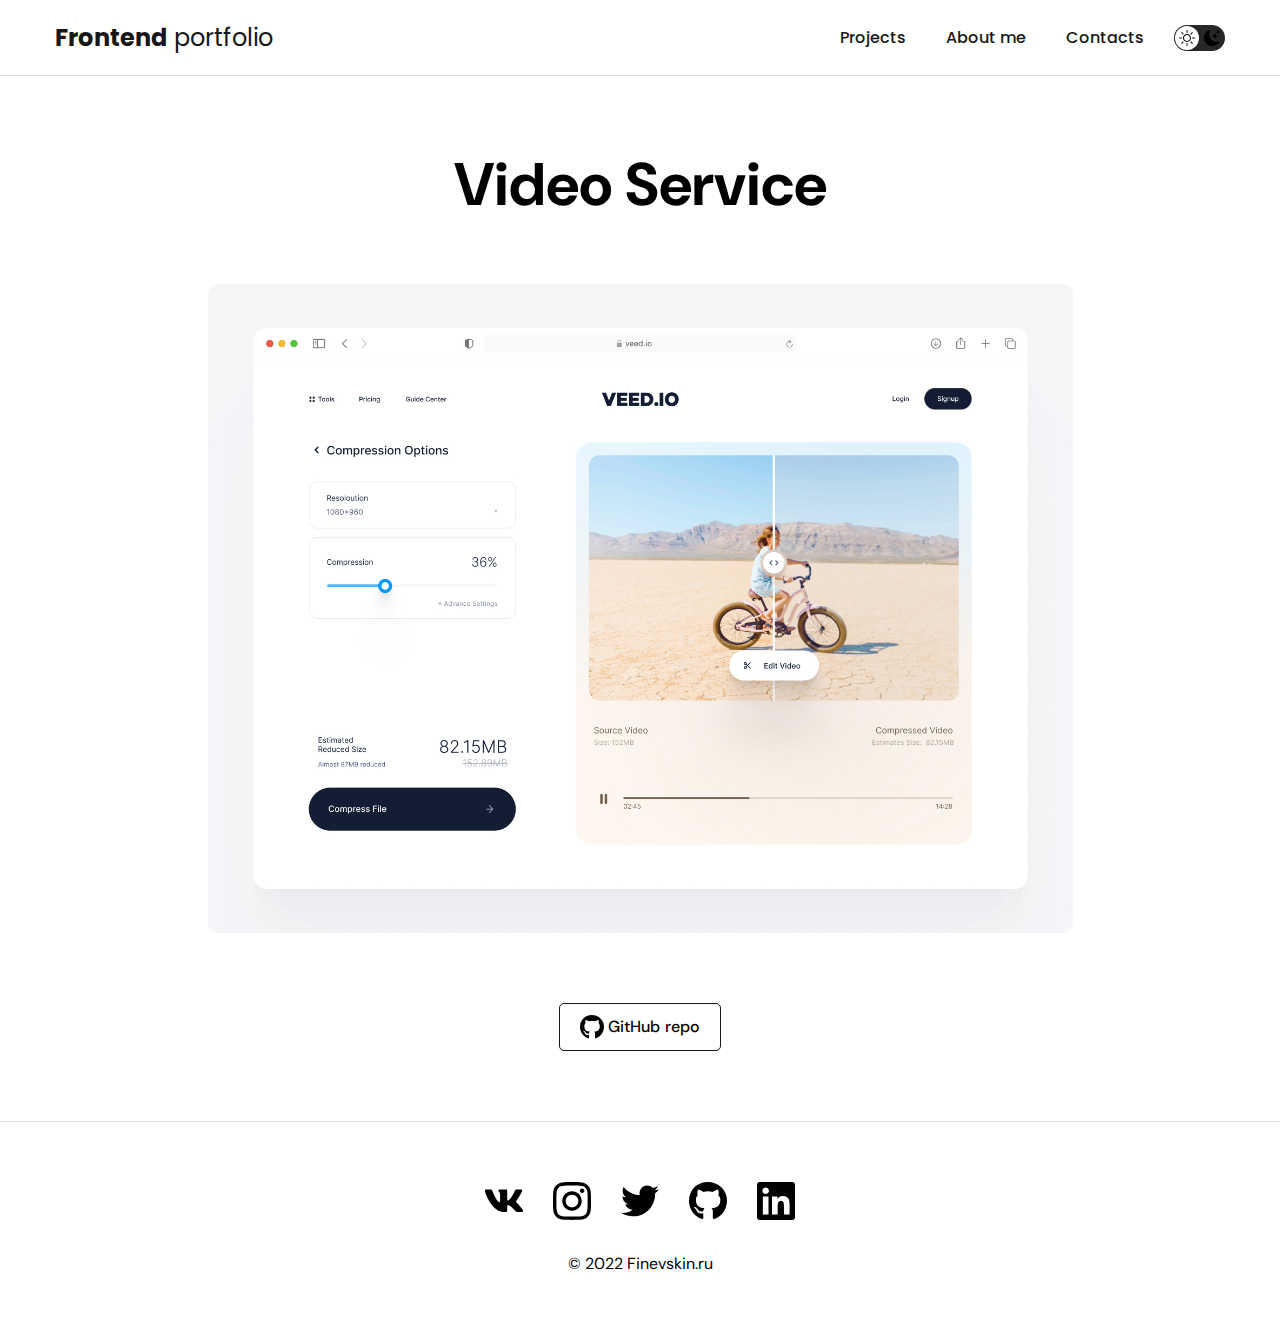
<file: project-page2.html>
<!DOCTYPE html>
<html lang="en">
  <head>
    <meta charset="UTF-8" />
    <meta http-equiv="X-UA-Compatible" content="IE=edge" />
    <meta name="viewport" content="width=device-width, initial-scale=1.0" />
    <title>Projects</title>
    <link rel="stylesheet" href="./css/style.css" />
  </head>
  <body>
    <header class="header__nav">
      <div class="container">
        <div class="header__row">
          <div class="logo">
            <a href="./index.html" aria-label="Logo your site">
              <strong>Frontend</strong>
              portfolio
            </a>
          </div>
          <button class="dark-mode-btn">
            <img
              src="./img/svg/Sun.svg"
              alt="Light mode"
              class="dark-mode-btn__icon"
            />
            <img
              src="./img/svg/Moon.svg"
              alt="Dark mode"
              class="dark-mode-btn__icon"
            />
          </button>
          <ul class="header-nav__list">
            <li class="header-nav-list__item">
              <a
                href="./index.html"
                class="header-nav-list__link header-nav-list__link--active"
              >
                Projects
              </a>
            </li>
            <li class="header-nav-list__item">
              <a
                href="./skills.html"
                class="header-nav-list__link header-nav-list__link--active"
              >
              About me

              </a>
            </li>
            <li class="header-nav-list__item">
              <a
                href="./contacts.html"
                class="header-nav-list__link header-nav-list__link--active"
              >
                Contacts
              </a>
            </li>
          </ul>
        </div>
      </div>
    </header>
    <main class="main">
      <section class="section">
        <div class="container">
          <div class="project-details">
            <h1 class="title-1">Video Service</h1>
            <img
              src="./img/projects__image/02-big.jpg"
              alt="Cover photo"
              class="project-details__cover"
            />
            <div class="project-details__descr">
              <p></p>
            </div>
            <div class="btn-outline">
              <a href="#!">
                <img src="./img/projects__image/gitHub-black.svg" alt="Icons" />
                GitHub repo
              </a>
            </div>
          </div>
        </div>
      </section>
    </main>
    <footer class="footer">
      <div class="container">
        <div class="footer__wrapper">
          <ul class="footer__social">
            <li class="footer-social__item">
              <a href="https://vk.com/ho0stell" target="_blank">
                <svg
                  width="38"
                  height="38"
                  viewBox="0 0 38 23"
                  fill="none"
                  xmlns="http://www.w3.org/2000/svg"
                >
                  <path
                    class="footer__svg footer__svg--icon1"
                    d="M37.134 1.53079C37.395 0.648998 37.134 0 35.8783 0H31.7233C30.6651 0 30.1784 0.557291 29.9174 1.17807C29.9174 1.17807 27.8011 6.33478 24.8101 9.67853C23.8436 10.645 23.3992 10.9554 22.8701 10.9554C22.6091 10.9554 22.207 10.645 22.207 9.76318V1.53079C22.207 0.472639 21.9107 0 21.036 0H14.5037C13.8406 0 13.4455 0.493803 13.4455 0.952334C13.4455 1.95405 14.9411 2.18684 15.0963 5.00857V11.1317C15.0963 12.472 14.8564 12.7189 14.3273 12.7189C12.9165 12.7189 9.48806 7.54107 7.45642 1.61544C7.04727 0.465586 6.64517 0 5.57997 0H1.42497C0.239847 0 0 0.557291 0 1.17807C0 2.27855 1.41086 7.74565 6.56757 14.9693C10.003 19.9002 14.8423 22.5738 19.2442 22.5738C21.8896 22.5738 22.2141 21.9813 22.2141 20.9584C22.2141 16.2461 21.9742 15.8017 23.3004 15.8017C23.9142 15.8017 24.9723 16.1121 27.4413 18.4894C30.263 21.3111 30.7286 22.5738 32.3088 22.5738H36.4638C37.6489 22.5738 38.2485 21.9813 37.9029 20.8103C37.1128 18.3483 31.7727 13.2833 31.5328 12.9447C30.9191 12.1546 31.0955 11.8019 31.5328 11.0965C31.5399 11.0894 36.6119 3.95042 37.134 1.53079Z"
                    fill="white"
                  />
                </svg>
              </a>
            </li>

            <li class="footer-social__item">
              <a href="https://instagram.com/fuckingimage" target="_blank">
                <svg
                  width="38"
                  height="38"
                  viewBox="0 0 38 38"
                  fill="none"
                  xmlns="http://www.w3.org/2000/svg"
                >
                  <path
                    class="footer__svg footer__svg--inst"
                    d="M19.0042 9.25521C13.6126 9.25521 9.26369 13.6041 9.26369 18.9958C9.26369 24.3874 13.6126 28.7363 19.0042 28.7363C24.3959 28.7363 28.7448 24.3874 28.7448 18.9958C28.7448 13.6041 24.3959 9.25521 19.0042 9.25521ZM19.0042 25.3284C15.52 25.3284 12.6716 22.4885 12.6716 18.9958C12.6716 15.5031 15.5115 12.6631 19.0042 12.6631C22.4969 12.6631 25.3369 15.5031 25.3369 18.9958C25.3369 22.4885 22.4885 25.3284 19.0042 25.3284ZM31.4152 8.85678C31.4152 10.1199 30.3979 11.1287 29.1432 11.1287C27.8801 11.1287 26.8713 10.1114 26.8713 8.85678C26.8713 7.60212 27.8886 6.58483 29.1432 6.58483C30.3979 6.58483 31.4152 7.60212 31.4152 8.85678ZM37.8665 11.1626C37.7224 8.11924 37.0272 5.42342 34.7977 3.20234C32.5766 0.98126 29.8808 0.286113 26.8374 0.133519C23.7007 -0.0445064 14.2993 -0.0445064 11.1626 0.133519C8.12772 0.277635 5.4319 0.972783 3.20234 3.19387C0.972783 5.41495 0.286113 8.11076 0.133519 11.1542C-0.0445064 14.2908 -0.0445064 23.6922 0.133519 26.8289C0.277635 29.8723 0.972783 32.5681 3.20234 34.7892C5.4319 37.0103 8.11924 37.7054 11.1626 37.858C14.2993 38.036 23.7007 38.036 26.8374 37.858C29.8808 37.7139 32.5766 37.0187 34.7977 34.7892C37.0187 32.5681 37.7139 29.8723 37.8665 26.8289C38.0445 23.6922 38.0445 14.2993 37.8665 11.1626ZM33.8143 30.1944C33.153 31.856 31.873 33.1361 30.2029 33.8058C27.7021 34.7977 21.7679 34.5688 19.0042 34.5688C16.2406 34.5688 10.2979 34.7892 7.80558 33.8058C6.144 33.1446 4.86392 31.8645 4.1942 30.1944C3.20234 27.6936 3.43123 21.7594 3.43123 18.9958C3.43123 16.2321 3.21082 10.2895 4.1942 7.7971C4.85544 6.13553 6.13553 4.85544 7.80558 4.18572C10.3064 3.19386 16.2406 3.42275 19.0042 3.42275C21.7679 3.42275 27.7105 3.20234 30.2029 4.18572C31.8645 4.84696 33.1446 6.12705 33.8143 7.7971C34.8061 10.2979 34.5772 16.2321 34.5772 18.9958C34.5772 21.7594 34.8061 27.7021 33.8143 30.1944Z"
                    fill="white"
                  />
                </svg>
              </a>
            </li>

            <li class="footer-social__item">
              <a
                href="https://i.pinimg.com/originals/8a/95/53/8a9553f0d80a14b2b9ae80bda733980a.jpg"
                target="_blank"
              >
                <svg
                  width="38"
                  height="38"
                  viewBox="0 0 38 31"
                  fill="none"
                  xmlns="http://www.w3.org/2000/svg"
                >
                  <path
                    class="footer__svg footer__svg--tw"
                    d="M34.094 7.69162C34.1181 8.02917 34.1181 8.36679 34.1181 8.70434C34.1181 19 26.2819 30.863 11.9594 30.863C7.54696 30.863 3.44799 29.585 0 27.3669C0.626928 27.4392 1.22966 27.4633 1.88071 27.4633C5.52153 27.4633 8.87311 26.2336 11.5495 24.1359C8.12565 24.0635 5.25634 21.8211 4.26774 18.7348C4.75002 18.8071 5.23222 18.8553 5.73862 18.8553C6.43783 18.8553 7.13713 18.7589 7.7881 18.5902C4.21957 17.8668 1.54309 14.7323 1.54309 10.9467V10.8503C2.57985 11.429 3.78554 11.7907 5.06337 11.8388C2.96564 10.4403 1.59133 8.05329 1.59133 5.35275C1.59133 3.90607 1.97705 2.57993 2.65222 1.42256C6.486 6.14845 12.2487 9.2347 18.7106 9.57233C18.5901 8.99364 18.5177 8.39091 18.5177 7.7881C18.5177 3.49616 21.9898 0 26.3058 0C28.5482 0 30.5736 0.940355 31.9962 2.4594C33.7563 2.12185 35.4441 1.4708 36.9391 0.578686C36.3604 2.38711 35.1307 3.90615 33.5152 4.87055C35.0825 4.70185 36.6016 4.26774 38 3.66501C36.9393 5.2081 35.613 6.58241 34.094 7.69162Z"
                    fill="white"
                  />
                </svg>
              </a>
            </li>

            <li class="footer-social__item">
              <a href="https://github.com/finevskin" target="_blank">
                <svg
                  width="38"
                  height="38"
                  viewBox="0 0 38 38"
                  fill="none"
                  xmlns="http://www.w3.org/2000/svg"
                >
                  <path
                    class="footer__svg footer__svg--github"
                    d="M12.7101 29.8331C12.7101 29.9863 12.5339 30.1089 12.3117 30.1089C12.0589 30.1319 11.8827 30.0093 11.8827 29.8331C11.8827 29.6798 12.0589 29.5573 12.281 29.5573C12.5109 29.5343 12.7101 29.6569 12.7101 29.8331ZM10.3274 29.4883C10.2738 29.6415 10.427 29.8177 10.6569 29.8637C10.856 29.9403 11.0859 29.8637 11.1319 29.7105C11.1778 29.5573 11.0323 29.3811 10.8024 29.3121C10.6032 29.2585 10.381 29.3351 10.3274 29.4883ZM13.7137 29.3581C13.4915 29.4117 13.3383 29.5573 13.3613 29.7335C13.3843 29.8867 13.5835 29.9863 13.8133 29.9327C14.0355 29.879 14.1887 29.7335 14.1657 29.5802C14.1427 29.4347 13.9359 29.3351 13.7137 29.3581ZM18.7548 0C8.12863 0 0 8.06734 0 18.6935C0 27.1899 5.34758 34.4605 12.9859 37.0194C13.9665 37.1956 14.3113 36.5903 14.3113 36.0923C14.3113 35.6173 14.2883 32.9972 14.2883 31.3883C14.2883 31.3883 8.9254 32.5375 7.79919 29.1052C7.79919 29.1052 6.92581 26.8758 5.66935 26.3012C5.66935 26.3012 3.91492 25.0984 5.79194 25.1214C5.79194 25.1214 7.6996 25.2746 8.74919 27.098C10.427 30.0552 13.2387 29.2048 14.3343 28.6992C14.5105 27.4734 15.0085 26.623 15.5601 26.1173C11.2774 25.6423 6.95645 25.0218 6.95645 17.6516C6.95645 15.5448 7.53871 14.4875 8.76452 13.1391C8.56532 12.6411 7.91411 10.5879 8.96371 7.9371C10.5649 7.43911 14.25 10.0056 14.25 10.0056C15.7823 9.57661 17.4294 9.35444 19.0613 9.35444C20.6931 9.35444 22.3403 9.57661 23.8726 10.0056C23.8726 10.0056 27.5577 7.43145 29.1589 7.9371C30.2085 10.5956 29.5573 12.6411 29.3581 13.1391C30.5839 14.4952 31.3347 15.5524 31.3347 17.6516C31.3347 25.0448 26.8222 25.6347 22.5395 26.1173C23.2444 26.7226 23.8419 27.8718 23.8419 29.6722C23.8419 32.254 23.819 35.4488 23.819 36.077C23.819 36.575 24.1714 37.1802 25.1444 37.004C32.8056 34.4605 38 27.1899 38 18.6935C38 8.06734 29.381 0 18.7548 0ZM7.44677 26.4238C7.34718 26.5004 7.37016 26.6766 7.5004 26.8222C7.62298 26.9448 7.79919 26.9984 7.89879 26.8988C7.99839 26.8222 7.9754 26.646 7.84516 26.5004C7.72258 26.3778 7.54637 26.3242 7.44677 26.4238ZM6.61936 25.8032C6.56573 25.9028 6.64234 26.0254 6.79556 26.102C6.91815 26.1786 7.07137 26.1556 7.125 26.0484C7.17863 25.9488 7.10202 25.8262 6.94879 25.7496C6.79556 25.7036 6.67298 25.7266 6.61936 25.8032ZM9.10161 28.5306C8.97903 28.6302 9.025 28.8601 9.20121 29.0056C9.37742 29.1819 9.5996 29.2048 9.69919 29.0823C9.79879 28.9827 9.75282 28.7528 9.5996 28.6073C9.43105 28.431 9.20121 28.4081 9.10161 28.5306ZM8.22823 27.4044C8.10565 27.4811 8.10565 27.6802 8.22823 27.8565C8.35081 28.0327 8.55766 28.1093 8.65726 28.0327C8.77984 27.9331 8.77984 27.7339 8.65726 27.5577C8.55 27.3815 8.35081 27.3048 8.22823 27.4044Z"
                    fill="white"
                  />
                </svg>
              </a>
            </li>

            <li class="footer-social__item">
              <a
                href="#!"
                target="_blank"
              >
                <svg
                  class="footer__svg"
                  width="38"
                  height="38"
                  viewBox="0 0 38 38"
                  fill="none"
                  xmlns="http://www.w3.org/2000/svg"
                >
                  <path
                    class="footer__svg footer__svg--in"
                    d="M35.2857 0H2.7058C1.21295 0 0 1.22991 0 2.73973V35.2603C0 36.7701 1.21295 38 2.7058 38H35.2857C36.7786 38 38 36.7701 38 35.2603V2.73973C38 1.22991 36.7786 0 35.2857 0ZM11.4848 32.5714H5.85268V14.4366H11.4933V32.5714H11.4848ZM8.66875 11.9598C6.86205 11.9598 5.40312 10.4924 5.40312 8.6942C5.40312 6.89598 6.86205 5.42857 8.66875 5.42857C10.467 5.42857 11.9344 6.89598 11.9344 8.6942C11.9344 10.5009 10.4754 11.9598 8.66875 11.9598ZM32.5969 32.5714H26.9647V23.75C26.9647 21.6464 26.9223 18.9406 24.0384 18.9406C21.1036 18.9406 20.654 21.2308 20.654 23.5973V32.5714H15.0219V14.4366H20.425V16.9134H20.5013C21.2562 15.4884 23.0969 13.9871 25.8366 13.9871C31.5366 13.9871 32.5969 17.7446 32.5969 22.6304V32.5714Z"
                    fill="white"
                  />
                </svg>
              </a>
            </li>
          </ul>

          <div class="footer__copyright">
            <p class="footer-copyright__text">© 2022 Finevskin.ru</p>
          </div>
        </div>
      </div>
    </footer>
    <script src="./js/main.js"></script>
  </body>
</html>
</file>
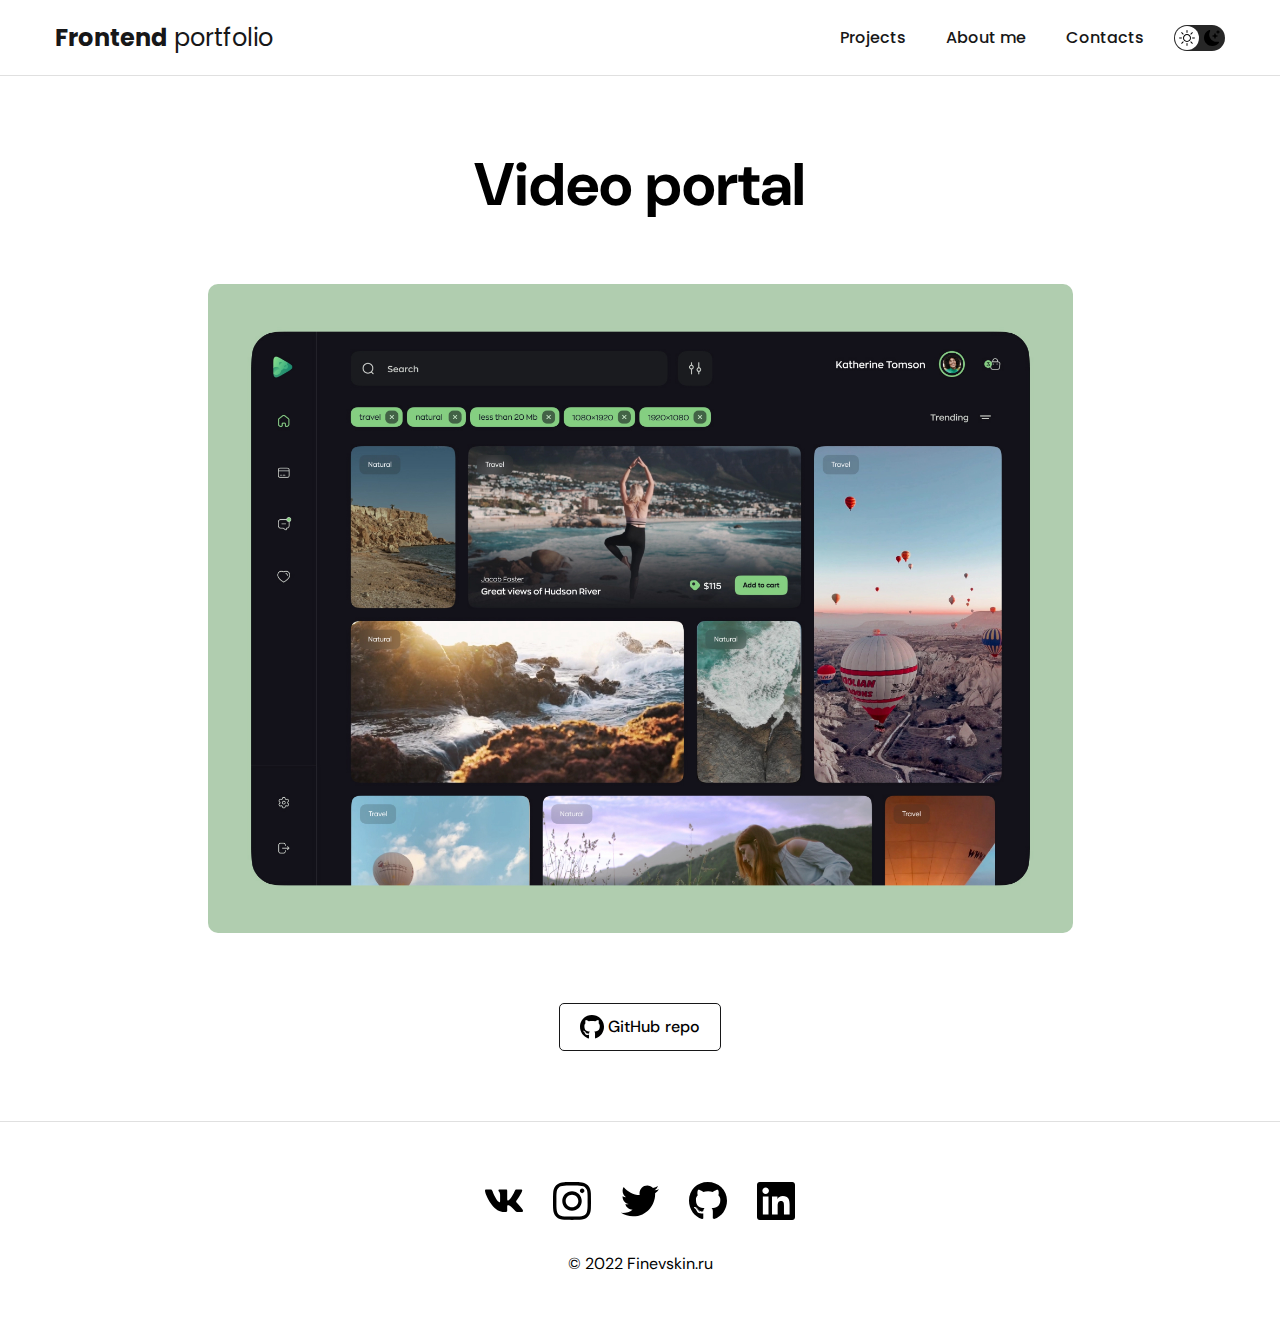
<file: project-page3.html>
<!DOCTYPE html>
<html lang="en">
  <head>
    <meta charset="UTF-8" />
    <meta http-equiv="X-UA-Compatible" content="IE=edge" />
    <meta name="viewport" content="width=device-width, initial-scale=1.0" />
    <title>Projects</title>
    <link rel="stylesheet" href="./css/style.css" />
  </head>
  <body>
    <header class="header__nav">
      <div class="container">
        <div class="header__row">
          <div class="logo">
            <a href="./index.html" aria-label="Logo your site">
              <strong>Frontend</strong>
              portfolio
            </a>
          </div>
          <button class="dark-mode-btn">
            <img
              src="./img/svg/Sun.svg"
              alt="Light mode"
              class="dark-mode-btn__icon"
            />
            <img
              src="./img/svg/Moon.svg"
              alt="Dark mode"
              class="dark-mode-btn__icon"
            />
          </button>
          <ul class="header-nav__list">
            <li class="header-nav-list__item">
              <a
                href="./index.html"
                class="header-nav-list__link header-nav-list__link--active"
              >
                Projects
              </a>
            </li>
            <li class="header-nav-list__item">
              <a
                href="./skills.html"
                class="header-nav-list__link header-nav-list__link--active"
              >
              About me

              </a>
            </li>
            <li class="header-nav-list__item">
              <a
                href="./contacts.html"
                class="header-nav-list__link header-nav-list__link--active"
              >
                Contacts
              </a>
            </li>
          </ul>
        </div>
      </div>
    </header>

    <main class="section">
      <div class="container">
        <div class="project-details">
          <h1 class="title-1">Video portal</h1>
          <img
            src="./img/projects__image/03-big.jpg"
            alt="Cover photo"
            class="project-details__cover"
          />
          <div class="project-details__descr">
            <p></p>
          </div>
          <div class="btn-outline">
            <a href="#!">
              <img src="./img/projects__image/gitHub-black.svg" alt="Icons" />
              GitHub repo
            </a>
          </div>
        </div>
      </div>
    </main>
    <footer class="footer">
      <div class="container">
        <div class="footer__wrapper">
          <ul class="footer__social">
            <li class="footer-social__item">
              <a href="https://vk.com/ho0stell" target="_blank">
                <svg
                  width="38"
                  height="38"
                  viewBox="0 0 38 23"
                  fill="none"
                  xmlns="http://www.w3.org/2000/svg"
                >
                  <path
                    class="footer__svg footer__svg--icon1"
                    d="M37.134 1.53079C37.395 0.648998 37.134 0 35.8783 0H31.7233C30.6651 0 30.1784 0.557291 29.9174 1.17807C29.9174 1.17807 27.8011 6.33478 24.8101 9.67853C23.8436 10.645 23.3992 10.9554 22.8701 10.9554C22.6091 10.9554 22.207 10.645 22.207 9.76318V1.53079C22.207 0.472639 21.9107 0 21.036 0H14.5037C13.8406 0 13.4455 0.493803 13.4455 0.952334C13.4455 1.95405 14.9411 2.18684 15.0963 5.00857V11.1317C15.0963 12.472 14.8564 12.7189 14.3273 12.7189C12.9165 12.7189 9.48806 7.54107 7.45642 1.61544C7.04727 0.465586 6.64517 0 5.57997 0H1.42497C0.239847 0 0 0.557291 0 1.17807C0 2.27855 1.41086 7.74565 6.56757 14.9693C10.003 19.9002 14.8423 22.5738 19.2442 22.5738C21.8896 22.5738 22.2141 21.9813 22.2141 20.9584C22.2141 16.2461 21.9742 15.8017 23.3004 15.8017C23.9142 15.8017 24.9723 16.1121 27.4413 18.4894C30.263 21.3111 30.7286 22.5738 32.3088 22.5738H36.4638C37.6489 22.5738 38.2485 21.9813 37.9029 20.8103C37.1128 18.3483 31.7727 13.2833 31.5328 12.9447C30.9191 12.1546 31.0955 11.8019 31.5328 11.0965C31.5399 11.0894 36.6119 3.95042 37.134 1.53079Z"
                    fill="white"
                  />
                </svg>
              </a>
            </li>

            <li class="footer-social__item">
              <a href="https://instagram.com/fuckingimage" target="_blank">
                <svg
                  width="38"
                  height="38"
                  viewBox="0 0 38 38"
                  fill="none"
                  xmlns="http://www.w3.org/2000/svg"
                >
                  <path
                    class="footer__svg footer__svg--inst"
                    d="M19.0042 9.25521C13.6126 9.25521 9.26369 13.6041 9.26369 18.9958C9.26369 24.3874 13.6126 28.7363 19.0042 28.7363C24.3959 28.7363 28.7448 24.3874 28.7448 18.9958C28.7448 13.6041 24.3959 9.25521 19.0042 9.25521ZM19.0042 25.3284C15.52 25.3284 12.6716 22.4885 12.6716 18.9958C12.6716 15.5031 15.5115 12.6631 19.0042 12.6631C22.4969 12.6631 25.3369 15.5031 25.3369 18.9958C25.3369 22.4885 22.4885 25.3284 19.0042 25.3284ZM31.4152 8.85678C31.4152 10.1199 30.3979 11.1287 29.1432 11.1287C27.8801 11.1287 26.8713 10.1114 26.8713 8.85678C26.8713 7.60212 27.8886 6.58483 29.1432 6.58483C30.3979 6.58483 31.4152 7.60212 31.4152 8.85678ZM37.8665 11.1626C37.7224 8.11924 37.0272 5.42342 34.7977 3.20234C32.5766 0.98126 29.8808 0.286113 26.8374 0.133519C23.7007 -0.0445064 14.2993 -0.0445064 11.1626 0.133519C8.12772 0.277635 5.4319 0.972783 3.20234 3.19387C0.972783 5.41495 0.286113 8.11076 0.133519 11.1542C-0.0445064 14.2908 -0.0445064 23.6922 0.133519 26.8289C0.277635 29.8723 0.972783 32.5681 3.20234 34.7892C5.4319 37.0103 8.11924 37.7054 11.1626 37.858C14.2993 38.036 23.7007 38.036 26.8374 37.858C29.8808 37.7139 32.5766 37.0187 34.7977 34.7892C37.0187 32.5681 37.7139 29.8723 37.8665 26.8289C38.0445 23.6922 38.0445 14.2993 37.8665 11.1626ZM33.8143 30.1944C33.153 31.856 31.873 33.1361 30.2029 33.8058C27.7021 34.7977 21.7679 34.5688 19.0042 34.5688C16.2406 34.5688 10.2979 34.7892 7.80558 33.8058C6.144 33.1446 4.86392 31.8645 4.1942 30.1944C3.20234 27.6936 3.43123 21.7594 3.43123 18.9958C3.43123 16.2321 3.21082 10.2895 4.1942 7.7971C4.85544 6.13553 6.13553 4.85544 7.80558 4.18572C10.3064 3.19386 16.2406 3.42275 19.0042 3.42275C21.7679 3.42275 27.7105 3.20234 30.2029 4.18572C31.8645 4.84696 33.1446 6.12705 33.8143 7.7971C34.8061 10.2979 34.5772 16.2321 34.5772 18.9958C34.5772 21.7594 34.8061 27.7021 33.8143 30.1944Z"
                    fill="white"
                  />
                </svg>
              </a>
            </li>

            <li class="footer-social__item">
              <a
                href="https://i.pinimg.com/originals/8a/95/53/8a9553f0d80a14b2b9ae80bda733980a.jpg"
                target="_blank"
              >
                <svg
                  width="38"
                  height="38"
                  viewBox="0 0 38 31"
                  fill="none"
                  xmlns="http://www.w3.org/2000/svg"
                >
                  <path
                    class="footer__svg footer__svg--tw"
                    d="M34.094 7.69162C34.1181 8.02917 34.1181 8.36679 34.1181 8.70434C34.1181 19 26.2819 30.863 11.9594 30.863C7.54696 30.863 3.44799 29.585 0 27.3669C0.626928 27.4392 1.22966 27.4633 1.88071 27.4633C5.52153 27.4633 8.87311 26.2336 11.5495 24.1359C8.12565 24.0635 5.25634 21.8211 4.26774 18.7348C4.75002 18.8071 5.23222 18.8553 5.73862 18.8553C6.43783 18.8553 7.13713 18.7589 7.7881 18.5902C4.21957 17.8668 1.54309 14.7323 1.54309 10.9467V10.8503C2.57985 11.429 3.78554 11.7907 5.06337 11.8388C2.96564 10.4403 1.59133 8.05329 1.59133 5.35275C1.59133 3.90607 1.97705 2.57993 2.65222 1.42256C6.486 6.14845 12.2487 9.2347 18.7106 9.57233C18.5901 8.99364 18.5177 8.39091 18.5177 7.7881C18.5177 3.49616 21.9898 0 26.3058 0C28.5482 0 30.5736 0.940355 31.9962 2.4594C33.7563 2.12185 35.4441 1.4708 36.9391 0.578686C36.3604 2.38711 35.1307 3.90615 33.5152 4.87055C35.0825 4.70185 36.6016 4.26774 38 3.66501C36.9393 5.2081 35.613 6.58241 34.094 7.69162Z"
                    fill="white"
                  />
                </svg>
              </a>
            </li>

            <li class="footer-social__item">
              <a href="https://github.com/finevskin" target="_blank">
                <svg
                  width="38"
                  height="38"
                  viewBox="0 0 38 38"
                  fill="none"
                  xmlns="http://www.w3.org/2000/svg"
                >
                  <path
                    class="footer__svg footer__svg--github"
                    d="M12.7101 29.8331C12.7101 29.9863 12.5339 30.1089 12.3117 30.1089C12.0589 30.1319 11.8827 30.0093 11.8827 29.8331C11.8827 29.6798 12.0589 29.5573 12.281 29.5573C12.5109 29.5343 12.7101 29.6569 12.7101 29.8331ZM10.3274 29.4883C10.2738 29.6415 10.427 29.8177 10.6569 29.8637C10.856 29.9403 11.0859 29.8637 11.1319 29.7105C11.1778 29.5573 11.0323 29.3811 10.8024 29.3121C10.6032 29.2585 10.381 29.3351 10.3274 29.4883ZM13.7137 29.3581C13.4915 29.4117 13.3383 29.5573 13.3613 29.7335C13.3843 29.8867 13.5835 29.9863 13.8133 29.9327C14.0355 29.879 14.1887 29.7335 14.1657 29.5802C14.1427 29.4347 13.9359 29.3351 13.7137 29.3581ZM18.7548 0C8.12863 0 0 8.06734 0 18.6935C0 27.1899 5.34758 34.4605 12.9859 37.0194C13.9665 37.1956 14.3113 36.5903 14.3113 36.0923C14.3113 35.6173 14.2883 32.9972 14.2883 31.3883C14.2883 31.3883 8.9254 32.5375 7.79919 29.1052C7.79919 29.1052 6.92581 26.8758 5.66935 26.3012C5.66935 26.3012 3.91492 25.0984 5.79194 25.1214C5.79194 25.1214 7.6996 25.2746 8.74919 27.098C10.427 30.0552 13.2387 29.2048 14.3343 28.6992C14.5105 27.4734 15.0085 26.623 15.5601 26.1173C11.2774 25.6423 6.95645 25.0218 6.95645 17.6516C6.95645 15.5448 7.53871 14.4875 8.76452 13.1391C8.56532 12.6411 7.91411 10.5879 8.96371 7.9371C10.5649 7.43911 14.25 10.0056 14.25 10.0056C15.7823 9.57661 17.4294 9.35444 19.0613 9.35444C20.6931 9.35444 22.3403 9.57661 23.8726 10.0056C23.8726 10.0056 27.5577 7.43145 29.1589 7.9371C30.2085 10.5956 29.5573 12.6411 29.3581 13.1391C30.5839 14.4952 31.3347 15.5524 31.3347 17.6516C31.3347 25.0448 26.8222 25.6347 22.5395 26.1173C23.2444 26.7226 23.8419 27.8718 23.8419 29.6722C23.8419 32.254 23.819 35.4488 23.819 36.077C23.819 36.575 24.1714 37.1802 25.1444 37.004C32.8056 34.4605 38 27.1899 38 18.6935C38 8.06734 29.381 0 18.7548 0ZM7.44677 26.4238C7.34718 26.5004 7.37016 26.6766 7.5004 26.8222C7.62298 26.9448 7.79919 26.9984 7.89879 26.8988C7.99839 26.8222 7.9754 26.646 7.84516 26.5004C7.72258 26.3778 7.54637 26.3242 7.44677 26.4238ZM6.61936 25.8032C6.56573 25.9028 6.64234 26.0254 6.79556 26.102C6.91815 26.1786 7.07137 26.1556 7.125 26.0484C7.17863 25.9488 7.10202 25.8262 6.94879 25.7496C6.79556 25.7036 6.67298 25.7266 6.61936 25.8032ZM9.10161 28.5306C8.97903 28.6302 9.025 28.8601 9.20121 29.0056C9.37742 29.1819 9.5996 29.2048 9.69919 29.0823C9.79879 28.9827 9.75282 28.7528 9.5996 28.6073C9.43105 28.431 9.20121 28.4081 9.10161 28.5306ZM8.22823 27.4044C8.10565 27.4811 8.10565 27.6802 8.22823 27.8565C8.35081 28.0327 8.55766 28.1093 8.65726 28.0327C8.77984 27.9331 8.77984 27.7339 8.65726 27.5577C8.55 27.3815 8.35081 27.3048 8.22823 27.4044Z"
                    fill="white"
                  />
                </svg>
              </a>
            </li>

            <li class="footer-social__item">
              <a
                href="#!"
                target="_blank"
              >
                <svg
                  class="footer__svg"
                  width="38"
                  height="38"
                  viewBox="0 0 38 38"
                  fill="none"
                  xmlns="http://www.w3.org/2000/svg"
                >
                  <path
                    class="footer__svg footer__svg--in"
                    d="M35.2857 0H2.7058C1.21295 0 0 1.22991 0 2.73973V35.2603C0 36.7701 1.21295 38 2.7058 38H35.2857C36.7786 38 38 36.7701 38 35.2603V2.73973C38 1.22991 36.7786 0 35.2857 0ZM11.4848 32.5714H5.85268V14.4366H11.4933V32.5714H11.4848ZM8.66875 11.9598C6.86205 11.9598 5.40312 10.4924 5.40312 8.6942C5.40312 6.89598 6.86205 5.42857 8.66875 5.42857C10.467 5.42857 11.9344 6.89598 11.9344 8.6942C11.9344 10.5009 10.4754 11.9598 8.66875 11.9598ZM32.5969 32.5714H26.9647V23.75C26.9647 21.6464 26.9223 18.9406 24.0384 18.9406C21.1036 18.9406 20.654 21.2308 20.654 23.5973V32.5714H15.0219V14.4366H20.425V16.9134H20.5013C21.2562 15.4884 23.0969 13.9871 25.8366 13.9871C31.5366 13.9871 32.5969 17.7446 32.5969 22.6304V32.5714Z"
                    fill="white"
                  />
                </svg>
              </a>
            </li>
          </ul>

          <div class="footer__copyright">
            <p class="footer-copyright__text">© 2022 Finevskin.ru</p>
          </div>
        </div>
      </div>
    </footer>
    <script src="./js/main.js"></script>
  </body>
</html>
</file>
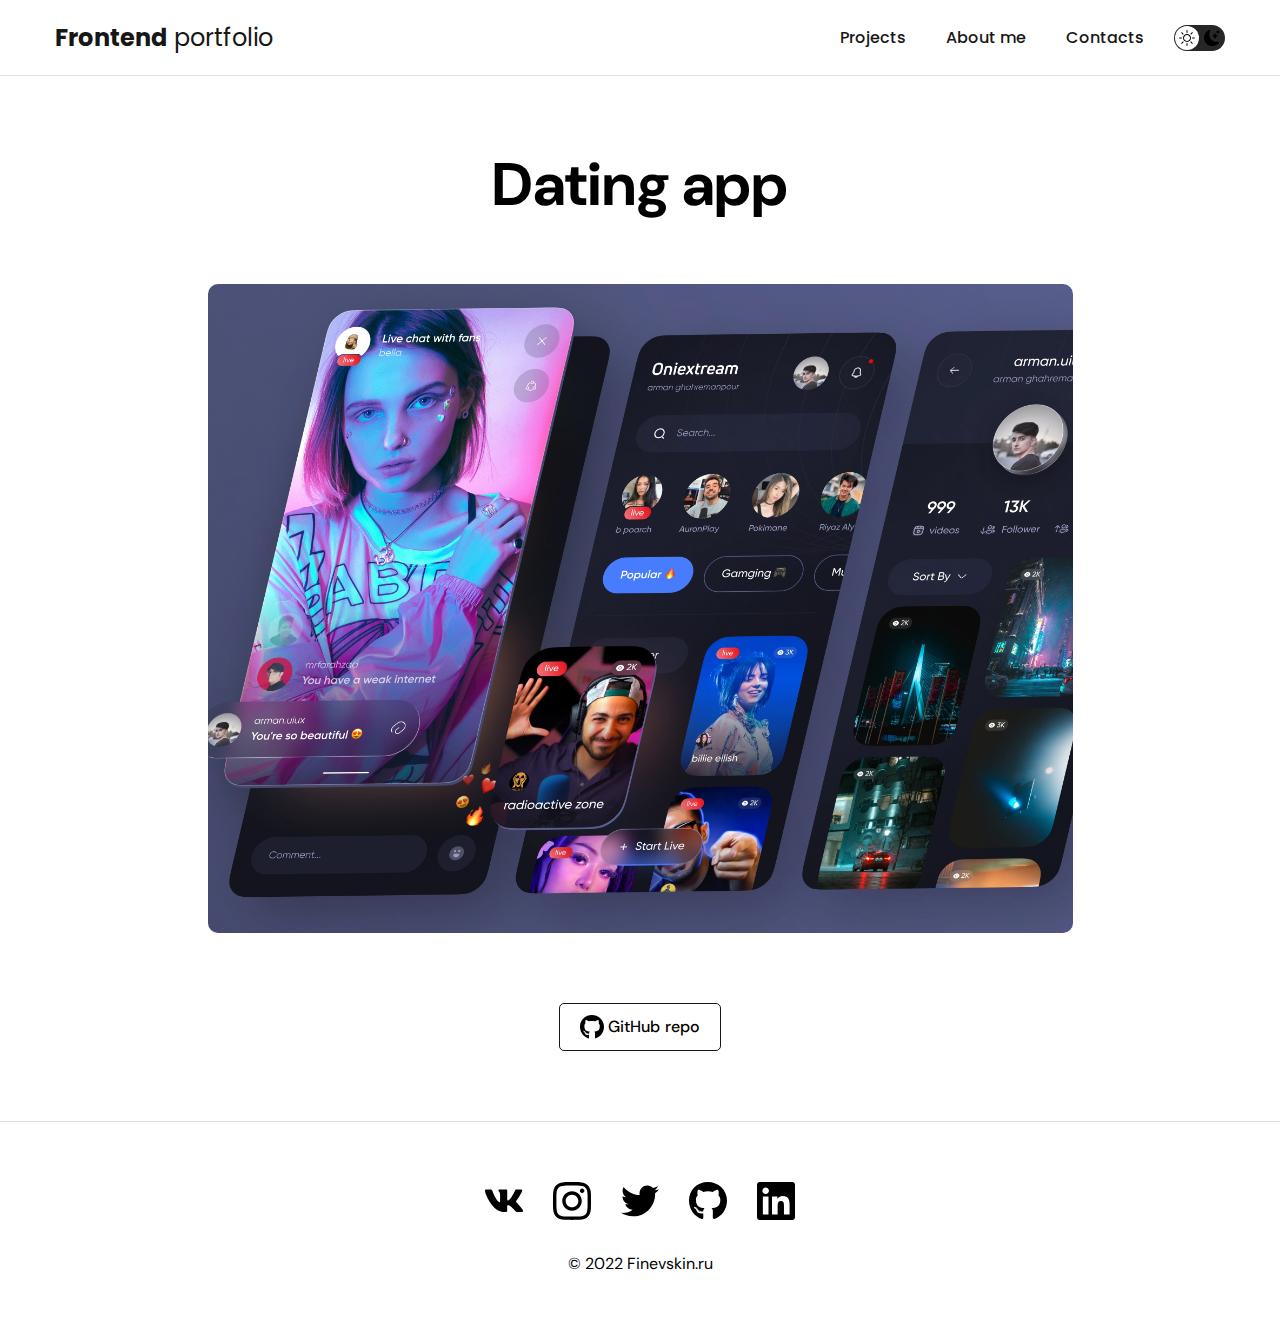
<file: project-page4.html>
<!DOCTYPE html>
<html lang="en">
  <head>
    <meta charset="UTF-8" />
    <meta http-equiv="X-UA-Compatible" content="IE=edge" />
    <meta name="viewport" content="width=device-width, initial-scale=1.0" />
    <title>Projects</title>
    <link rel="stylesheet" href="./css/style.css" />
  </head>
  <body>
    <header class="header__nav">
      <div class="container">
        <div class="header__row">
          <div class="logo">
            <a href="./index.html" aria-label="Logo your site">
              <strong>Frontend</strong>
              portfolio
            </a>
          </div>
          <button class="dark-mode-btn">
            <img
              src="./img/svg/Sun.svg"
              alt="Light mode"
              class="dark-mode-btn__icon"
            />
            <img
              src="./img/svg/Moon.svg"
              alt="Dark mode"
              class="dark-mode-btn__icon"
            />
          </button>
          <ul class="header-nav__list">
            <li class="header-nav-list__item">
              <a
                href="./index.html"
                class="header-nav-list__link header-nav-list__link--active"
              >
                Projects
              </a>
            </li>
            <li class="header-nav-list__item">
              <a
                href="./skills.html"
                class="header-nav-list__link header-nav-list__link--active"
              >
              About me

              </a>
            </li>
            <li class="header-nav-list__item">
              <a
                href="./contacts.html"
                class="header-nav-list__link header-nav-list__link--active"
              >
                Contacts
              </a>
            </li>
          </ul>
        </div>
      </div>
    </header>

    <main class="section">
      <div class="container">
        <div class="project-details">
          <h1 class="title-1">Dating app</h1>
          <img
            src="./img/projects__image/04-big.jpg"
            alt="Cover photo"
            class="project-details__cover"
          />
          <div class="project-details__descr">
            <p></p>
          </div>
          <div class="btn-outline">
            <a href="#!">
              <img src="./img/projects__image/gitHub-black.svg" alt="Icons" />
              GitHub repo
            </a>
          </div>
        </div>
      </div>
    </main>
    <footer class="footer">
      <div class="container">
        <div class="footer__wrapper">
          <ul class="footer__social">
            <li class="footer-social__item">
              <a href="https://vk.com/ho0stell" target="_blank">
                <svg
                  width="38"
                  height="38"
                  viewBox="0 0 38 23"
                  fill="none"
                  xmlns="http://www.w3.org/2000/svg"
                >
                  <path
                    class="footer__svg footer__svg--icon1"
                    d="M37.134 1.53079C37.395 0.648998 37.134 0 35.8783 0H31.7233C30.6651 0 30.1784 0.557291 29.9174 1.17807C29.9174 1.17807 27.8011 6.33478 24.8101 9.67853C23.8436 10.645 23.3992 10.9554 22.8701 10.9554C22.6091 10.9554 22.207 10.645 22.207 9.76318V1.53079C22.207 0.472639 21.9107 0 21.036 0H14.5037C13.8406 0 13.4455 0.493803 13.4455 0.952334C13.4455 1.95405 14.9411 2.18684 15.0963 5.00857V11.1317C15.0963 12.472 14.8564 12.7189 14.3273 12.7189C12.9165 12.7189 9.48806 7.54107 7.45642 1.61544C7.04727 0.465586 6.64517 0 5.57997 0H1.42497C0.239847 0 0 0.557291 0 1.17807C0 2.27855 1.41086 7.74565 6.56757 14.9693C10.003 19.9002 14.8423 22.5738 19.2442 22.5738C21.8896 22.5738 22.2141 21.9813 22.2141 20.9584C22.2141 16.2461 21.9742 15.8017 23.3004 15.8017C23.9142 15.8017 24.9723 16.1121 27.4413 18.4894C30.263 21.3111 30.7286 22.5738 32.3088 22.5738H36.4638C37.6489 22.5738 38.2485 21.9813 37.9029 20.8103C37.1128 18.3483 31.7727 13.2833 31.5328 12.9447C30.9191 12.1546 31.0955 11.8019 31.5328 11.0965C31.5399 11.0894 36.6119 3.95042 37.134 1.53079Z"
                    fill="white"
                  />
                </svg>
              </a>
            </li>

            <li class="footer-social__item">
              <a href="https://instagram.com/fuckingimage" target="_blank">
                <svg
                  width="38"
                  height="38"
                  viewBox="0 0 38 38"
                  fill="none"
                  xmlns="http://www.w3.org/2000/svg"
                >
                  <path
                    class="footer__svg footer__svg--inst"
                    d="M19.0042 9.25521C13.6126 9.25521 9.26369 13.6041 9.26369 18.9958C9.26369 24.3874 13.6126 28.7363 19.0042 28.7363C24.3959 28.7363 28.7448 24.3874 28.7448 18.9958C28.7448 13.6041 24.3959 9.25521 19.0042 9.25521ZM19.0042 25.3284C15.52 25.3284 12.6716 22.4885 12.6716 18.9958C12.6716 15.5031 15.5115 12.6631 19.0042 12.6631C22.4969 12.6631 25.3369 15.5031 25.3369 18.9958C25.3369 22.4885 22.4885 25.3284 19.0042 25.3284ZM31.4152 8.85678C31.4152 10.1199 30.3979 11.1287 29.1432 11.1287C27.8801 11.1287 26.8713 10.1114 26.8713 8.85678C26.8713 7.60212 27.8886 6.58483 29.1432 6.58483C30.3979 6.58483 31.4152 7.60212 31.4152 8.85678ZM37.8665 11.1626C37.7224 8.11924 37.0272 5.42342 34.7977 3.20234C32.5766 0.98126 29.8808 0.286113 26.8374 0.133519C23.7007 -0.0445064 14.2993 -0.0445064 11.1626 0.133519C8.12772 0.277635 5.4319 0.972783 3.20234 3.19387C0.972783 5.41495 0.286113 8.11076 0.133519 11.1542C-0.0445064 14.2908 -0.0445064 23.6922 0.133519 26.8289C0.277635 29.8723 0.972783 32.5681 3.20234 34.7892C5.4319 37.0103 8.11924 37.7054 11.1626 37.858C14.2993 38.036 23.7007 38.036 26.8374 37.858C29.8808 37.7139 32.5766 37.0187 34.7977 34.7892C37.0187 32.5681 37.7139 29.8723 37.8665 26.8289C38.0445 23.6922 38.0445 14.2993 37.8665 11.1626ZM33.8143 30.1944C33.153 31.856 31.873 33.1361 30.2029 33.8058C27.7021 34.7977 21.7679 34.5688 19.0042 34.5688C16.2406 34.5688 10.2979 34.7892 7.80558 33.8058C6.144 33.1446 4.86392 31.8645 4.1942 30.1944C3.20234 27.6936 3.43123 21.7594 3.43123 18.9958C3.43123 16.2321 3.21082 10.2895 4.1942 7.7971C4.85544 6.13553 6.13553 4.85544 7.80558 4.18572C10.3064 3.19386 16.2406 3.42275 19.0042 3.42275C21.7679 3.42275 27.7105 3.20234 30.2029 4.18572C31.8645 4.84696 33.1446 6.12705 33.8143 7.7971C34.8061 10.2979 34.5772 16.2321 34.5772 18.9958C34.5772 21.7594 34.8061 27.7021 33.8143 30.1944Z"
                    fill="white"
                  />
                </svg>
              </a>
            </li>

            <li class="footer-social__item">
              <a
                href="https://i.pinimg.com/originals/8a/95/53/8a9553f0d80a14b2b9ae80bda733980a.jpg"
                target="_blank"
              >
                <svg
                  width="38"
                  height="38"
                  viewBox="0 0 38 31"
                  fill="none"
                  xmlns="http://www.w3.org/2000/svg"
                >
                  <path
                    class="footer__svg footer__svg--tw"
                    d="M34.094 7.69162C34.1181 8.02917 34.1181 8.36679 34.1181 8.70434C34.1181 19 26.2819 30.863 11.9594 30.863C7.54696 30.863 3.44799 29.585 0 27.3669C0.626928 27.4392 1.22966 27.4633 1.88071 27.4633C5.52153 27.4633 8.87311 26.2336 11.5495 24.1359C8.12565 24.0635 5.25634 21.8211 4.26774 18.7348C4.75002 18.8071 5.23222 18.8553 5.73862 18.8553C6.43783 18.8553 7.13713 18.7589 7.7881 18.5902C4.21957 17.8668 1.54309 14.7323 1.54309 10.9467V10.8503C2.57985 11.429 3.78554 11.7907 5.06337 11.8388C2.96564 10.4403 1.59133 8.05329 1.59133 5.35275C1.59133 3.90607 1.97705 2.57993 2.65222 1.42256C6.486 6.14845 12.2487 9.2347 18.7106 9.57233C18.5901 8.99364 18.5177 8.39091 18.5177 7.7881C18.5177 3.49616 21.9898 0 26.3058 0C28.5482 0 30.5736 0.940355 31.9962 2.4594C33.7563 2.12185 35.4441 1.4708 36.9391 0.578686C36.3604 2.38711 35.1307 3.90615 33.5152 4.87055C35.0825 4.70185 36.6016 4.26774 38 3.66501C36.9393 5.2081 35.613 6.58241 34.094 7.69162Z"
                    fill="white"
                  />
                </svg>
              </a>
            </li>

            <li class="footer-social__item">
              <a href="https://github.com/finevskin" target="_blank">
                <svg
                  width="38"
                  height="38"
                  viewBox="0 0 38 38"
                  fill="none"
                  xmlns="http://www.w3.org/2000/svg"
                >
                  <path
                    class="footer__svg footer__svg--github"
                    d="M12.7101 29.8331C12.7101 29.9863 12.5339 30.1089 12.3117 30.1089C12.0589 30.1319 11.8827 30.0093 11.8827 29.8331C11.8827 29.6798 12.0589 29.5573 12.281 29.5573C12.5109 29.5343 12.7101 29.6569 12.7101 29.8331ZM10.3274 29.4883C10.2738 29.6415 10.427 29.8177 10.6569 29.8637C10.856 29.9403 11.0859 29.8637 11.1319 29.7105C11.1778 29.5573 11.0323 29.3811 10.8024 29.3121C10.6032 29.2585 10.381 29.3351 10.3274 29.4883ZM13.7137 29.3581C13.4915 29.4117 13.3383 29.5573 13.3613 29.7335C13.3843 29.8867 13.5835 29.9863 13.8133 29.9327C14.0355 29.879 14.1887 29.7335 14.1657 29.5802C14.1427 29.4347 13.9359 29.3351 13.7137 29.3581ZM18.7548 0C8.12863 0 0 8.06734 0 18.6935C0 27.1899 5.34758 34.4605 12.9859 37.0194C13.9665 37.1956 14.3113 36.5903 14.3113 36.0923C14.3113 35.6173 14.2883 32.9972 14.2883 31.3883C14.2883 31.3883 8.9254 32.5375 7.79919 29.1052C7.79919 29.1052 6.92581 26.8758 5.66935 26.3012C5.66935 26.3012 3.91492 25.0984 5.79194 25.1214C5.79194 25.1214 7.6996 25.2746 8.74919 27.098C10.427 30.0552 13.2387 29.2048 14.3343 28.6992C14.5105 27.4734 15.0085 26.623 15.5601 26.1173C11.2774 25.6423 6.95645 25.0218 6.95645 17.6516C6.95645 15.5448 7.53871 14.4875 8.76452 13.1391C8.56532 12.6411 7.91411 10.5879 8.96371 7.9371C10.5649 7.43911 14.25 10.0056 14.25 10.0056C15.7823 9.57661 17.4294 9.35444 19.0613 9.35444C20.6931 9.35444 22.3403 9.57661 23.8726 10.0056C23.8726 10.0056 27.5577 7.43145 29.1589 7.9371C30.2085 10.5956 29.5573 12.6411 29.3581 13.1391C30.5839 14.4952 31.3347 15.5524 31.3347 17.6516C31.3347 25.0448 26.8222 25.6347 22.5395 26.1173C23.2444 26.7226 23.8419 27.8718 23.8419 29.6722C23.8419 32.254 23.819 35.4488 23.819 36.077C23.819 36.575 24.1714 37.1802 25.1444 37.004C32.8056 34.4605 38 27.1899 38 18.6935C38 8.06734 29.381 0 18.7548 0ZM7.44677 26.4238C7.34718 26.5004 7.37016 26.6766 7.5004 26.8222C7.62298 26.9448 7.79919 26.9984 7.89879 26.8988C7.99839 26.8222 7.9754 26.646 7.84516 26.5004C7.72258 26.3778 7.54637 26.3242 7.44677 26.4238ZM6.61936 25.8032C6.56573 25.9028 6.64234 26.0254 6.79556 26.102C6.91815 26.1786 7.07137 26.1556 7.125 26.0484C7.17863 25.9488 7.10202 25.8262 6.94879 25.7496C6.79556 25.7036 6.67298 25.7266 6.61936 25.8032ZM9.10161 28.5306C8.97903 28.6302 9.025 28.8601 9.20121 29.0056C9.37742 29.1819 9.5996 29.2048 9.69919 29.0823C9.79879 28.9827 9.75282 28.7528 9.5996 28.6073C9.43105 28.431 9.20121 28.4081 9.10161 28.5306ZM8.22823 27.4044C8.10565 27.4811 8.10565 27.6802 8.22823 27.8565C8.35081 28.0327 8.55766 28.1093 8.65726 28.0327C8.77984 27.9331 8.77984 27.7339 8.65726 27.5577C8.55 27.3815 8.35081 27.3048 8.22823 27.4044Z"
                    fill="white"
                  />
                </svg>
              </a>
            </li>

            <li class="footer-social__item">
              <a
                href="#!"
                target="_blank"
              >
                <svg
                  class="footer__svg"
                  width="38"
                  height="38"
                  viewBox="0 0 38 38"
                  fill="none"
                  xmlns="http://www.w3.org/2000/svg"
                >
                  <path
                    class="footer__svg footer__svg--in"
                    d="M35.2857 0H2.7058C1.21295 0 0 1.22991 0 2.73973V35.2603C0 36.7701 1.21295 38 2.7058 38H35.2857C36.7786 38 38 36.7701 38 35.2603V2.73973C38 1.22991 36.7786 0 35.2857 0ZM11.4848 32.5714H5.85268V14.4366H11.4933V32.5714H11.4848ZM8.66875 11.9598C6.86205 11.9598 5.40312 10.4924 5.40312 8.6942C5.40312 6.89598 6.86205 5.42857 8.66875 5.42857C10.467 5.42857 11.9344 6.89598 11.9344 8.6942C11.9344 10.5009 10.4754 11.9598 8.66875 11.9598ZM32.5969 32.5714H26.9647V23.75C26.9647 21.6464 26.9223 18.9406 24.0384 18.9406C21.1036 18.9406 20.654 21.2308 20.654 23.5973V32.5714H15.0219V14.4366H20.425V16.9134H20.5013C21.2562 15.4884 23.0969 13.9871 25.8366 13.9871C31.5366 13.9871 32.5969 17.7446 32.5969 22.6304V32.5714Z"
                    fill="white"
                  />
                </svg>
              </a>
            </li>
          </ul>

          <div class="footer__copyright">
            <p class="footer-copyright__text">© 2022 Finevskin.ru</p>
          </div>
        </div>
      </div>
    </footer>
    <script src="./js/main.js"></script>
  </body>
</html>
</file>
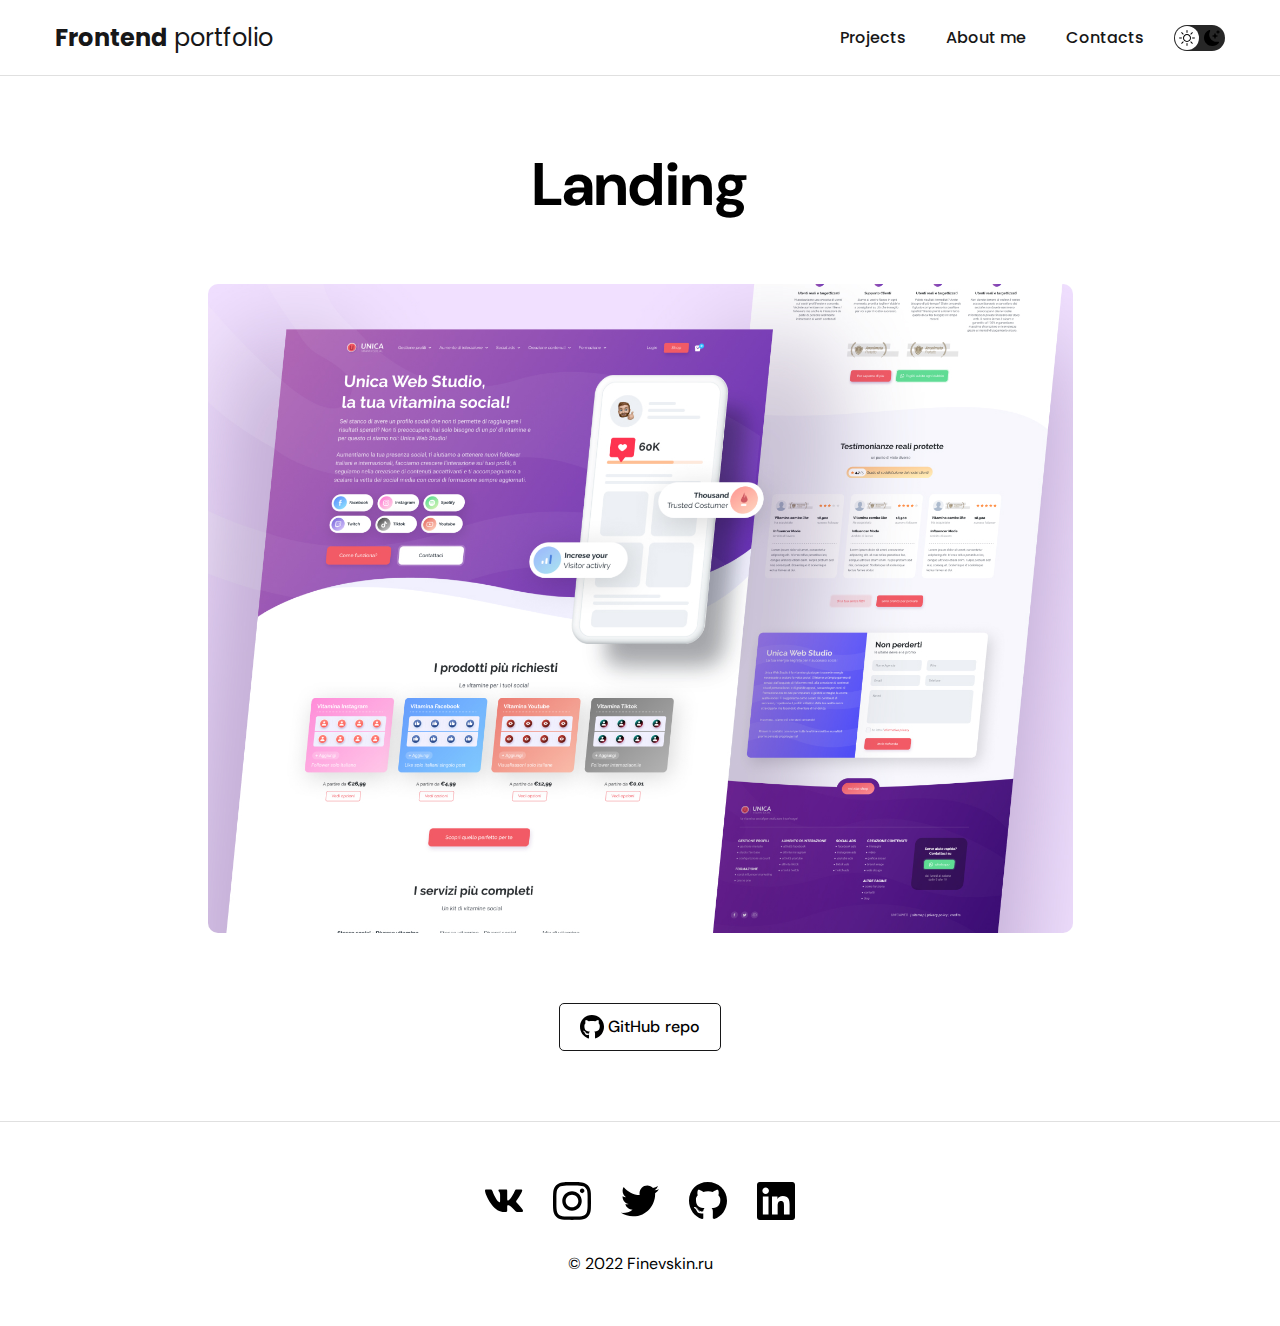
<file: project-page5.html>
<!DOCTYPE html>
<html lang="en">
  <head>
    <meta charset="UTF-8" />
    <meta http-equiv="X-UA-Compatible" content="IE=edge" />
    <meta name="viewport" content="width=device-width, initial-scale=1.0" />
    <title>Projects</title>
    <link rel="stylesheet" href="./css/style.css" />
  </head>
  <body>
    <header class="header__nav">
      <div class="container">
        <div class="header__row">
          <div class="logo">
            <a href="./index.html" aria-label="Logo your site">
              <strong>Frontend</strong>
              portfolio
            </a>
          </div>
          <button class="dark-mode-btn">
            <img
              src="./img/svg/Sun.svg"
              alt="Light mode"
              class="dark-mode-btn__icon"
            />
            <img
              src="./img/svg/Moon.svg"
              alt="Dark mode"
              class="dark-mode-btn__icon"
            />
          </button>
          <ul class="header-nav__list">
            <li class="header-nav-list__item">
              <a
                href="./index.html"
                class="header-nav-list__link header-nav-list__link--active"
              >
                Projects
              </a>
            </li>
            <li class="header-nav-list__item">
              <a
                href="./skills.html"
                class="header-nav-list__link header-nav-list__link--active"
              >
              About me

              </a>
            </li>
            <li class="header-nav-list__item">
              <a
                href="./contacts.html"
                class="header-nav-list__link header-nav-list__link--active"
              >
                Contacts
              </a>
            </li>
          </ul>
        </div>
      </div>
    </header>

    <main class="section">
      <div class="container">
        <div class="project-details">
          <h1 class="title-1">Landing</h1>
          <img
            src="./img/projects__image/05-big.jpg"
            alt="Cover photo"
            class="project-details__cover"
          />
          <div class="project-details__descr">
            <p></p>
          </div>
          <div class="btn-outline">
            <a href="#!">
              <img src="./img/projects__image/gitHub-black.svg" alt="Icons" />
              GitHub repo
            </a>
          </div>
        </div>
      </div>
    </main>
    <footer class="footer">
      <div class="container">
        <div class="footer__wrapper">
          <ul class="footer__social">
            <li class="footer-social__item">
              <a href="https://vk.com/ho0stell" target="_blank">
                <svg
                  width="38"
                  height="38"
                  viewBox="0 0 38 23"
                  fill="none"
                  xmlns="http://www.w3.org/2000/svg"
                >
                  <path
                    class="footer__svg footer__svg--icon1"
                    d="M37.134 1.53079C37.395 0.648998 37.134 0 35.8783 0H31.7233C30.6651 0 30.1784 0.557291 29.9174 1.17807C29.9174 1.17807 27.8011 6.33478 24.8101 9.67853C23.8436 10.645 23.3992 10.9554 22.8701 10.9554C22.6091 10.9554 22.207 10.645 22.207 9.76318V1.53079C22.207 0.472639 21.9107 0 21.036 0H14.5037C13.8406 0 13.4455 0.493803 13.4455 0.952334C13.4455 1.95405 14.9411 2.18684 15.0963 5.00857V11.1317C15.0963 12.472 14.8564 12.7189 14.3273 12.7189C12.9165 12.7189 9.48806 7.54107 7.45642 1.61544C7.04727 0.465586 6.64517 0 5.57997 0H1.42497C0.239847 0 0 0.557291 0 1.17807C0 2.27855 1.41086 7.74565 6.56757 14.9693C10.003 19.9002 14.8423 22.5738 19.2442 22.5738C21.8896 22.5738 22.2141 21.9813 22.2141 20.9584C22.2141 16.2461 21.9742 15.8017 23.3004 15.8017C23.9142 15.8017 24.9723 16.1121 27.4413 18.4894C30.263 21.3111 30.7286 22.5738 32.3088 22.5738H36.4638C37.6489 22.5738 38.2485 21.9813 37.9029 20.8103C37.1128 18.3483 31.7727 13.2833 31.5328 12.9447C30.9191 12.1546 31.0955 11.8019 31.5328 11.0965C31.5399 11.0894 36.6119 3.95042 37.134 1.53079Z"
                    fill="white"
                  />
                </svg>
              </a>
            </li>

            <li class="footer-social__item">
              <a href="https://instagram.com/fuckingimage" target="_blank">
                <svg
                  width="38"
                  height="38"
                  viewBox="0 0 38 38"
                  fill="none"
                  xmlns="http://www.w3.org/2000/svg"
                >
                  <path
                    class="footer__svg footer__svg--inst"
                    d="M19.0042 9.25521C13.6126 9.25521 9.26369 13.6041 9.26369 18.9958C9.26369 24.3874 13.6126 28.7363 19.0042 28.7363C24.3959 28.7363 28.7448 24.3874 28.7448 18.9958C28.7448 13.6041 24.3959 9.25521 19.0042 9.25521ZM19.0042 25.3284C15.52 25.3284 12.6716 22.4885 12.6716 18.9958C12.6716 15.5031 15.5115 12.6631 19.0042 12.6631C22.4969 12.6631 25.3369 15.5031 25.3369 18.9958C25.3369 22.4885 22.4885 25.3284 19.0042 25.3284ZM31.4152 8.85678C31.4152 10.1199 30.3979 11.1287 29.1432 11.1287C27.8801 11.1287 26.8713 10.1114 26.8713 8.85678C26.8713 7.60212 27.8886 6.58483 29.1432 6.58483C30.3979 6.58483 31.4152 7.60212 31.4152 8.85678ZM37.8665 11.1626C37.7224 8.11924 37.0272 5.42342 34.7977 3.20234C32.5766 0.98126 29.8808 0.286113 26.8374 0.133519C23.7007 -0.0445064 14.2993 -0.0445064 11.1626 0.133519C8.12772 0.277635 5.4319 0.972783 3.20234 3.19387C0.972783 5.41495 0.286113 8.11076 0.133519 11.1542C-0.0445064 14.2908 -0.0445064 23.6922 0.133519 26.8289C0.277635 29.8723 0.972783 32.5681 3.20234 34.7892C5.4319 37.0103 8.11924 37.7054 11.1626 37.858C14.2993 38.036 23.7007 38.036 26.8374 37.858C29.8808 37.7139 32.5766 37.0187 34.7977 34.7892C37.0187 32.5681 37.7139 29.8723 37.8665 26.8289C38.0445 23.6922 38.0445 14.2993 37.8665 11.1626ZM33.8143 30.1944C33.153 31.856 31.873 33.1361 30.2029 33.8058C27.7021 34.7977 21.7679 34.5688 19.0042 34.5688C16.2406 34.5688 10.2979 34.7892 7.80558 33.8058C6.144 33.1446 4.86392 31.8645 4.1942 30.1944C3.20234 27.6936 3.43123 21.7594 3.43123 18.9958C3.43123 16.2321 3.21082 10.2895 4.1942 7.7971C4.85544 6.13553 6.13553 4.85544 7.80558 4.18572C10.3064 3.19386 16.2406 3.42275 19.0042 3.42275C21.7679 3.42275 27.7105 3.20234 30.2029 4.18572C31.8645 4.84696 33.1446 6.12705 33.8143 7.7971C34.8061 10.2979 34.5772 16.2321 34.5772 18.9958C34.5772 21.7594 34.8061 27.7021 33.8143 30.1944Z"
                    fill="white"
                  />
                </svg>
              </a>
            </li>

            <li class="footer-social__item">
              <a
                href="https://i.pinimg.com/originals/8a/95/53/8a9553f0d80a14b2b9ae80bda733980a.jpg"
                target="_blank"
              >
                <svg
                  width="38"
                  height="38"
                  viewBox="0 0 38 31"
                  fill="none"
                  xmlns="http://www.w3.org/2000/svg"
                >
                  <path
                    class="footer__svg footer__svg--tw"
                    d="M34.094 7.69162C34.1181 8.02917 34.1181 8.36679 34.1181 8.70434C34.1181 19 26.2819 30.863 11.9594 30.863C7.54696 30.863 3.44799 29.585 0 27.3669C0.626928 27.4392 1.22966 27.4633 1.88071 27.4633C5.52153 27.4633 8.87311 26.2336 11.5495 24.1359C8.12565 24.0635 5.25634 21.8211 4.26774 18.7348C4.75002 18.8071 5.23222 18.8553 5.73862 18.8553C6.43783 18.8553 7.13713 18.7589 7.7881 18.5902C4.21957 17.8668 1.54309 14.7323 1.54309 10.9467V10.8503C2.57985 11.429 3.78554 11.7907 5.06337 11.8388C2.96564 10.4403 1.59133 8.05329 1.59133 5.35275C1.59133 3.90607 1.97705 2.57993 2.65222 1.42256C6.486 6.14845 12.2487 9.2347 18.7106 9.57233C18.5901 8.99364 18.5177 8.39091 18.5177 7.7881C18.5177 3.49616 21.9898 0 26.3058 0C28.5482 0 30.5736 0.940355 31.9962 2.4594C33.7563 2.12185 35.4441 1.4708 36.9391 0.578686C36.3604 2.38711 35.1307 3.90615 33.5152 4.87055C35.0825 4.70185 36.6016 4.26774 38 3.66501C36.9393 5.2081 35.613 6.58241 34.094 7.69162Z"
                    fill="white"
                  />
                </svg>
              </a>
            </li>

            <li class="footer-social__item">
              <a href="https://github.com/finevskin" target="_blank">
                <svg
                  width="38"
                  height="38"
                  viewBox="0 0 38 38"
                  fill="none"
                  xmlns="http://www.w3.org/2000/svg"
                >
                  <path
                    class="footer__svg footer__svg--github"
                    d="M12.7101 29.8331C12.7101 29.9863 12.5339 30.1089 12.3117 30.1089C12.0589 30.1319 11.8827 30.0093 11.8827 29.8331C11.8827 29.6798 12.0589 29.5573 12.281 29.5573C12.5109 29.5343 12.7101 29.6569 12.7101 29.8331ZM10.3274 29.4883C10.2738 29.6415 10.427 29.8177 10.6569 29.8637C10.856 29.9403 11.0859 29.8637 11.1319 29.7105C11.1778 29.5573 11.0323 29.3811 10.8024 29.3121C10.6032 29.2585 10.381 29.3351 10.3274 29.4883ZM13.7137 29.3581C13.4915 29.4117 13.3383 29.5573 13.3613 29.7335C13.3843 29.8867 13.5835 29.9863 13.8133 29.9327C14.0355 29.879 14.1887 29.7335 14.1657 29.5802C14.1427 29.4347 13.9359 29.3351 13.7137 29.3581ZM18.7548 0C8.12863 0 0 8.06734 0 18.6935C0 27.1899 5.34758 34.4605 12.9859 37.0194C13.9665 37.1956 14.3113 36.5903 14.3113 36.0923C14.3113 35.6173 14.2883 32.9972 14.2883 31.3883C14.2883 31.3883 8.9254 32.5375 7.79919 29.1052C7.79919 29.1052 6.92581 26.8758 5.66935 26.3012C5.66935 26.3012 3.91492 25.0984 5.79194 25.1214C5.79194 25.1214 7.6996 25.2746 8.74919 27.098C10.427 30.0552 13.2387 29.2048 14.3343 28.6992C14.5105 27.4734 15.0085 26.623 15.5601 26.1173C11.2774 25.6423 6.95645 25.0218 6.95645 17.6516C6.95645 15.5448 7.53871 14.4875 8.76452 13.1391C8.56532 12.6411 7.91411 10.5879 8.96371 7.9371C10.5649 7.43911 14.25 10.0056 14.25 10.0056C15.7823 9.57661 17.4294 9.35444 19.0613 9.35444C20.6931 9.35444 22.3403 9.57661 23.8726 10.0056C23.8726 10.0056 27.5577 7.43145 29.1589 7.9371C30.2085 10.5956 29.5573 12.6411 29.3581 13.1391C30.5839 14.4952 31.3347 15.5524 31.3347 17.6516C31.3347 25.0448 26.8222 25.6347 22.5395 26.1173C23.2444 26.7226 23.8419 27.8718 23.8419 29.6722C23.8419 32.254 23.819 35.4488 23.819 36.077C23.819 36.575 24.1714 37.1802 25.1444 37.004C32.8056 34.4605 38 27.1899 38 18.6935C38 8.06734 29.381 0 18.7548 0ZM7.44677 26.4238C7.34718 26.5004 7.37016 26.6766 7.5004 26.8222C7.62298 26.9448 7.79919 26.9984 7.89879 26.8988C7.99839 26.8222 7.9754 26.646 7.84516 26.5004C7.72258 26.3778 7.54637 26.3242 7.44677 26.4238ZM6.61936 25.8032C6.56573 25.9028 6.64234 26.0254 6.79556 26.102C6.91815 26.1786 7.07137 26.1556 7.125 26.0484C7.17863 25.9488 7.10202 25.8262 6.94879 25.7496C6.79556 25.7036 6.67298 25.7266 6.61936 25.8032ZM9.10161 28.5306C8.97903 28.6302 9.025 28.8601 9.20121 29.0056C9.37742 29.1819 9.5996 29.2048 9.69919 29.0823C9.79879 28.9827 9.75282 28.7528 9.5996 28.6073C9.43105 28.431 9.20121 28.4081 9.10161 28.5306ZM8.22823 27.4044C8.10565 27.4811 8.10565 27.6802 8.22823 27.8565C8.35081 28.0327 8.55766 28.1093 8.65726 28.0327C8.77984 27.9331 8.77984 27.7339 8.65726 27.5577C8.55 27.3815 8.35081 27.3048 8.22823 27.4044Z"
                    fill="white"
                  />
                </svg>
              </a>
            </li>

            <li class="footer-social__item">
              <a
                href="#!"
                target="_blank"
              >
                <svg
                  class="footer__svg"
                  width="38"
                  height="38"
                  viewBox="0 0 38 38"
                  fill="none"
                  xmlns="http://www.w3.org/2000/svg"
                >
                  <path
                    class="footer__svg footer__svg--in"
                    d="M35.2857 0H2.7058C1.21295 0 0 1.22991 0 2.73973V35.2603C0 36.7701 1.21295 38 2.7058 38H35.2857C36.7786 38 38 36.7701 38 35.2603V2.73973C38 1.22991 36.7786 0 35.2857 0ZM11.4848 32.5714H5.85268V14.4366H11.4933V32.5714H11.4848ZM8.66875 11.9598C6.86205 11.9598 5.40312 10.4924 5.40312 8.6942C5.40312 6.89598 6.86205 5.42857 8.66875 5.42857C10.467 5.42857 11.9344 6.89598 11.9344 8.6942C11.9344 10.5009 10.4754 11.9598 8.66875 11.9598ZM32.5969 32.5714H26.9647V23.75C26.9647 21.6464 26.9223 18.9406 24.0384 18.9406C21.1036 18.9406 20.654 21.2308 20.654 23.5973V32.5714H15.0219V14.4366H20.425V16.9134H20.5013C21.2562 15.4884 23.0969 13.9871 25.8366 13.9871C31.5366 13.9871 32.5969 17.7446 32.5969 22.6304V32.5714Z"
                    fill="white"
                  />
                </svg>
              </a>
            </li>
          </ul>

          <div class="footer__copyright">
            <p class="footer-copyright__text">© 2022 Finevskin.ru</p>
          </div>
        </div>
      </div>
    </footer>
    <script src="./js/main.js"></script>
  </body>
</html>
</file>
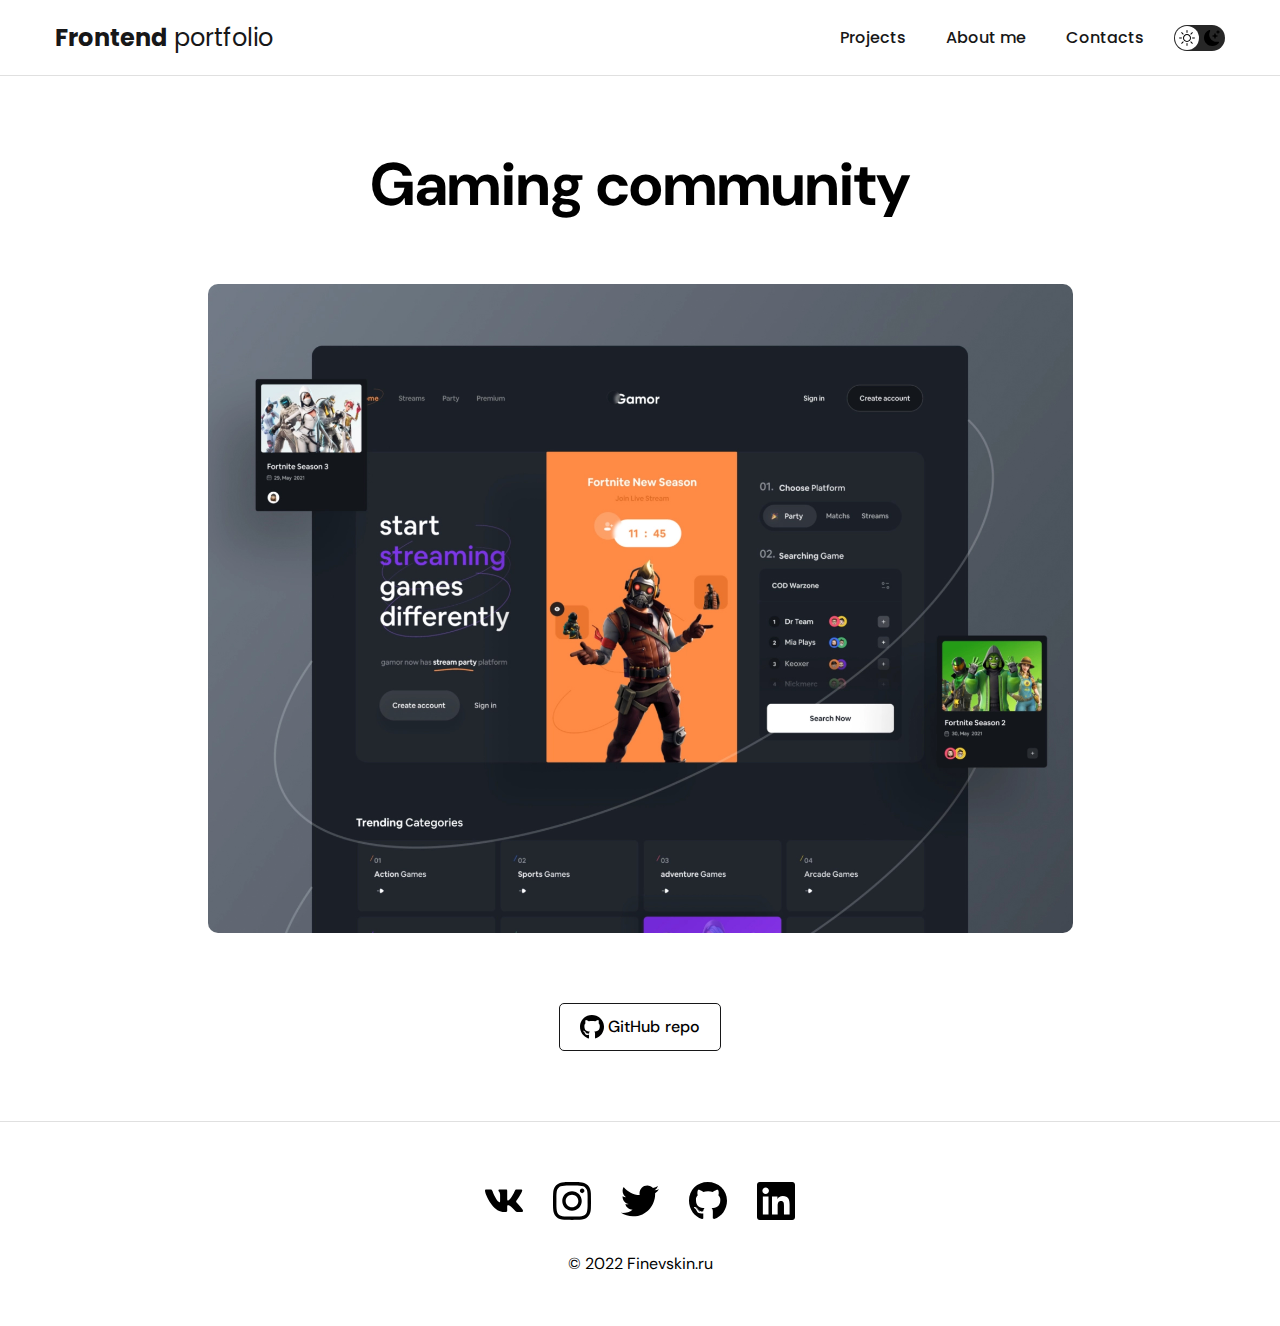
<file: project-page6.html>
<!DOCTYPE html>
<html lang="en">
  <head>
    <meta charset="UTF-8" />
    <meta http-equiv="X-UA-Compatible" content="IE=edge" />
    <meta name="viewport" content="width=device-width, initial-scale=1.0" />
    <title>Projects</title>
    <link rel="stylesheet" href="./css/style.css" />
  </head>
  <body>
    <header class="header__nav">
      <div class="container">
        <div class="header__row">
          <div class="logo">
            <a href="./index.html" aria-label="Logo your site">
              <strong>Frontend</strong>
              portfolio
            </a>
          </div>
          <button class="dark-mode-btn">
            <img
              src="./img/svg/Sun.svg"
              alt="Light mode"
              class="dark-mode-btn__icon"
            />
            <img
              src="./img/svg/Moon.svg"
              alt="Dark mode"
              class="dark-mode-btn__icon"
            />
          </button>
          <ul class="header-nav__list">
            <li class="header-nav-list__item">
              <a
                href="./index.html"
                class="header-nav-list__link header-nav-list__link--active"
              >
                Projects
              </a>
            </li>
            <li class="header-nav-list__item">
              <a
                href="./skills.html"
                class="header-nav-list__link header-nav-list__link--active"
              >
                About me
              </a>
            </li>
            <li class="header-nav-list__item">
              <a
                href="./contacts.html"
                class="header-nav-list__link header-nav-list__link--active"
              >
                Contacts
              </a>
            </li>
          </ul>
        </div>
      </div>
    </header>

    <main class="section">
      <div class="container">
        <div class="project-details">
          <h1 class="title-1">Gaming community</h1>
          <img
            src="./img/projects__image/06-big.jpg"
            alt="Cover photo"
            class="project-details__cover"
          />
          <div class="project-details__descr">
            <p></p>
          </div>
          <div class="btn-outline">
            <a href="#!">
              <img src="./img/projects__image/gitHub-black.svg" alt="Icons" />
              GitHub repo
            </a>
          </div>
        </div>
      </div>
    </main>
    <footer class="footer">
      <div class="container">
        <div class="footer__wrapper">
          <ul class="footer__social">
            <li class="footer-social__item">
              <a href="https://vk.com/ho0stell" target="_blank">
                <svg
                  width="38"
                  height="38"
                  viewBox="0 0 38 23"
                  fill="none"
                  xmlns="http://www.w3.org/2000/svg"
                >
                  <path
                    class="footer__svg footer__svg--icon1"
                    d="M37.134 1.53079C37.395 0.648998 37.134 0 35.8783 0H31.7233C30.6651 0 30.1784 0.557291 29.9174 1.17807C29.9174 1.17807 27.8011 6.33478 24.8101 9.67853C23.8436 10.645 23.3992 10.9554 22.8701 10.9554C22.6091 10.9554 22.207 10.645 22.207 9.76318V1.53079C22.207 0.472639 21.9107 0 21.036 0H14.5037C13.8406 0 13.4455 0.493803 13.4455 0.952334C13.4455 1.95405 14.9411 2.18684 15.0963 5.00857V11.1317C15.0963 12.472 14.8564 12.7189 14.3273 12.7189C12.9165 12.7189 9.48806 7.54107 7.45642 1.61544C7.04727 0.465586 6.64517 0 5.57997 0H1.42497C0.239847 0 0 0.557291 0 1.17807C0 2.27855 1.41086 7.74565 6.56757 14.9693C10.003 19.9002 14.8423 22.5738 19.2442 22.5738C21.8896 22.5738 22.2141 21.9813 22.2141 20.9584C22.2141 16.2461 21.9742 15.8017 23.3004 15.8017C23.9142 15.8017 24.9723 16.1121 27.4413 18.4894C30.263 21.3111 30.7286 22.5738 32.3088 22.5738H36.4638C37.6489 22.5738 38.2485 21.9813 37.9029 20.8103C37.1128 18.3483 31.7727 13.2833 31.5328 12.9447C30.9191 12.1546 31.0955 11.8019 31.5328 11.0965C31.5399 11.0894 36.6119 3.95042 37.134 1.53079Z"
                    fill="white"
                  />
                </svg>
              </a>
            </li>

            <li class="footer-social__item">
              <a href="https://instagram.com/fuckingimage" target="_blank">
                <svg
                  width="38"
                  height="38"
                  viewBox="0 0 38 38"
                  fill="none"
                  xmlns="http://www.w3.org/2000/svg"
                >
                  <path
                    class="footer__svg footer__svg--inst"
                    d="M19.0042 9.25521C13.6126 9.25521 9.26369 13.6041 9.26369 18.9958C9.26369 24.3874 13.6126 28.7363 19.0042 28.7363C24.3959 28.7363 28.7448 24.3874 28.7448 18.9958C28.7448 13.6041 24.3959 9.25521 19.0042 9.25521ZM19.0042 25.3284C15.52 25.3284 12.6716 22.4885 12.6716 18.9958C12.6716 15.5031 15.5115 12.6631 19.0042 12.6631C22.4969 12.6631 25.3369 15.5031 25.3369 18.9958C25.3369 22.4885 22.4885 25.3284 19.0042 25.3284ZM31.4152 8.85678C31.4152 10.1199 30.3979 11.1287 29.1432 11.1287C27.8801 11.1287 26.8713 10.1114 26.8713 8.85678C26.8713 7.60212 27.8886 6.58483 29.1432 6.58483C30.3979 6.58483 31.4152 7.60212 31.4152 8.85678ZM37.8665 11.1626C37.7224 8.11924 37.0272 5.42342 34.7977 3.20234C32.5766 0.98126 29.8808 0.286113 26.8374 0.133519C23.7007 -0.0445064 14.2993 -0.0445064 11.1626 0.133519C8.12772 0.277635 5.4319 0.972783 3.20234 3.19387C0.972783 5.41495 0.286113 8.11076 0.133519 11.1542C-0.0445064 14.2908 -0.0445064 23.6922 0.133519 26.8289C0.277635 29.8723 0.972783 32.5681 3.20234 34.7892C5.4319 37.0103 8.11924 37.7054 11.1626 37.858C14.2993 38.036 23.7007 38.036 26.8374 37.858C29.8808 37.7139 32.5766 37.0187 34.7977 34.7892C37.0187 32.5681 37.7139 29.8723 37.8665 26.8289C38.0445 23.6922 38.0445 14.2993 37.8665 11.1626ZM33.8143 30.1944C33.153 31.856 31.873 33.1361 30.2029 33.8058C27.7021 34.7977 21.7679 34.5688 19.0042 34.5688C16.2406 34.5688 10.2979 34.7892 7.80558 33.8058C6.144 33.1446 4.86392 31.8645 4.1942 30.1944C3.20234 27.6936 3.43123 21.7594 3.43123 18.9958C3.43123 16.2321 3.21082 10.2895 4.1942 7.7971C4.85544 6.13553 6.13553 4.85544 7.80558 4.18572C10.3064 3.19386 16.2406 3.42275 19.0042 3.42275C21.7679 3.42275 27.7105 3.20234 30.2029 4.18572C31.8645 4.84696 33.1446 6.12705 33.8143 7.7971C34.8061 10.2979 34.5772 16.2321 34.5772 18.9958C34.5772 21.7594 34.8061 27.7021 33.8143 30.1944Z"
                    fill="white"
                  />
                </svg>
              </a>
            </li>

            <li class="footer-social__item">
              <a
                href="https://i.pinimg.com/originals/8a/95/53/8a9553f0d80a14b2b9ae80bda733980a.jpg"
                target="_blank"
              >
                <svg
                  width="38"
                  height="38"
                  viewBox="0 0 38 31"
                  fill="none"
                  xmlns="http://www.w3.org/2000/svg"
                >
                  <path
                    class="footer__svg footer__svg--tw"
                    d="M34.094 7.69162C34.1181 8.02917 34.1181 8.36679 34.1181 8.70434C34.1181 19 26.2819 30.863 11.9594 30.863C7.54696 30.863 3.44799 29.585 0 27.3669C0.626928 27.4392 1.22966 27.4633 1.88071 27.4633C5.52153 27.4633 8.87311 26.2336 11.5495 24.1359C8.12565 24.0635 5.25634 21.8211 4.26774 18.7348C4.75002 18.8071 5.23222 18.8553 5.73862 18.8553C6.43783 18.8553 7.13713 18.7589 7.7881 18.5902C4.21957 17.8668 1.54309 14.7323 1.54309 10.9467V10.8503C2.57985 11.429 3.78554 11.7907 5.06337 11.8388C2.96564 10.4403 1.59133 8.05329 1.59133 5.35275C1.59133 3.90607 1.97705 2.57993 2.65222 1.42256C6.486 6.14845 12.2487 9.2347 18.7106 9.57233C18.5901 8.99364 18.5177 8.39091 18.5177 7.7881C18.5177 3.49616 21.9898 0 26.3058 0C28.5482 0 30.5736 0.940355 31.9962 2.4594C33.7563 2.12185 35.4441 1.4708 36.9391 0.578686C36.3604 2.38711 35.1307 3.90615 33.5152 4.87055C35.0825 4.70185 36.6016 4.26774 38 3.66501C36.9393 5.2081 35.613 6.58241 34.094 7.69162Z"
                    fill="white"
                  />
                </svg>
              </a>
            </li>

            <li class="footer-social__item">
              <a href="https://github.com/finevskin" target="_blank">
                <svg
                  width="38"
                  height="38"
                  viewBox="0 0 38 38"
                  fill="none"
                  xmlns="http://www.w3.org/2000/svg"
                >
                  <path
                    class="footer__svg footer__svg--github"
                    d="M12.7101 29.8331C12.7101 29.9863 12.5339 30.1089 12.3117 30.1089C12.0589 30.1319 11.8827 30.0093 11.8827 29.8331C11.8827 29.6798 12.0589 29.5573 12.281 29.5573C12.5109 29.5343 12.7101 29.6569 12.7101 29.8331ZM10.3274 29.4883C10.2738 29.6415 10.427 29.8177 10.6569 29.8637C10.856 29.9403 11.0859 29.8637 11.1319 29.7105C11.1778 29.5573 11.0323 29.3811 10.8024 29.3121C10.6032 29.2585 10.381 29.3351 10.3274 29.4883ZM13.7137 29.3581C13.4915 29.4117 13.3383 29.5573 13.3613 29.7335C13.3843 29.8867 13.5835 29.9863 13.8133 29.9327C14.0355 29.879 14.1887 29.7335 14.1657 29.5802C14.1427 29.4347 13.9359 29.3351 13.7137 29.3581ZM18.7548 0C8.12863 0 0 8.06734 0 18.6935C0 27.1899 5.34758 34.4605 12.9859 37.0194C13.9665 37.1956 14.3113 36.5903 14.3113 36.0923C14.3113 35.6173 14.2883 32.9972 14.2883 31.3883C14.2883 31.3883 8.9254 32.5375 7.79919 29.1052C7.79919 29.1052 6.92581 26.8758 5.66935 26.3012C5.66935 26.3012 3.91492 25.0984 5.79194 25.1214C5.79194 25.1214 7.6996 25.2746 8.74919 27.098C10.427 30.0552 13.2387 29.2048 14.3343 28.6992C14.5105 27.4734 15.0085 26.623 15.5601 26.1173C11.2774 25.6423 6.95645 25.0218 6.95645 17.6516C6.95645 15.5448 7.53871 14.4875 8.76452 13.1391C8.56532 12.6411 7.91411 10.5879 8.96371 7.9371C10.5649 7.43911 14.25 10.0056 14.25 10.0056C15.7823 9.57661 17.4294 9.35444 19.0613 9.35444C20.6931 9.35444 22.3403 9.57661 23.8726 10.0056C23.8726 10.0056 27.5577 7.43145 29.1589 7.9371C30.2085 10.5956 29.5573 12.6411 29.3581 13.1391C30.5839 14.4952 31.3347 15.5524 31.3347 17.6516C31.3347 25.0448 26.8222 25.6347 22.5395 26.1173C23.2444 26.7226 23.8419 27.8718 23.8419 29.6722C23.8419 32.254 23.819 35.4488 23.819 36.077C23.819 36.575 24.1714 37.1802 25.1444 37.004C32.8056 34.4605 38 27.1899 38 18.6935C38 8.06734 29.381 0 18.7548 0ZM7.44677 26.4238C7.34718 26.5004 7.37016 26.6766 7.5004 26.8222C7.62298 26.9448 7.79919 26.9984 7.89879 26.8988C7.99839 26.8222 7.9754 26.646 7.84516 26.5004C7.72258 26.3778 7.54637 26.3242 7.44677 26.4238ZM6.61936 25.8032C6.56573 25.9028 6.64234 26.0254 6.79556 26.102C6.91815 26.1786 7.07137 26.1556 7.125 26.0484C7.17863 25.9488 7.10202 25.8262 6.94879 25.7496C6.79556 25.7036 6.67298 25.7266 6.61936 25.8032ZM9.10161 28.5306C8.97903 28.6302 9.025 28.8601 9.20121 29.0056C9.37742 29.1819 9.5996 29.2048 9.69919 29.0823C9.79879 28.9827 9.75282 28.7528 9.5996 28.6073C9.43105 28.431 9.20121 28.4081 9.10161 28.5306ZM8.22823 27.4044C8.10565 27.4811 8.10565 27.6802 8.22823 27.8565C8.35081 28.0327 8.55766 28.1093 8.65726 28.0327C8.77984 27.9331 8.77984 27.7339 8.65726 27.5577C8.55 27.3815 8.35081 27.3048 8.22823 27.4044Z"
                    fill="white"
                  />
                </svg>
              </a>
            </li>

            <li class="footer-social__item">
              <a
                href="#!"
                target="_blank"
              >
                <svg
                  class="footer__svg"
                  width="38"
                  height="38"
                  viewBox="0 0 38 38"
                  fill="none"
                  xmlns="http://www.w3.org/2000/svg"
                >
                  <path
                    class="footer__svg footer__svg--in"
                    d="M35.2857 0H2.7058C1.21295 0 0 1.22991 0 2.73973V35.2603C0 36.7701 1.21295 38 2.7058 38H35.2857C36.7786 38 38 36.7701 38 35.2603V2.73973C38 1.22991 36.7786 0 35.2857 0ZM11.4848 32.5714H5.85268V14.4366H11.4933V32.5714H11.4848ZM8.66875 11.9598C6.86205 11.9598 5.40312 10.4924 5.40312 8.6942C5.40312 6.89598 6.86205 5.42857 8.66875 5.42857C10.467 5.42857 11.9344 6.89598 11.9344 8.6942C11.9344 10.5009 10.4754 11.9598 8.66875 11.9598ZM32.5969 32.5714H26.9647V23.75C26.9647 21.6464 26.9223 18.9406 24.0384 18.9406C21.1036 18.9406 20.654 21.2308 20.654 23.5973V32.5714H15.0219V14.4366H20.425V16.9134H20.5013C21.2562 15.4884 23.0969 13.9871 25.8366 13.9871C31.5366 13.9871 32.5969 17.7446 32.5969 22.6304V32.5714Z"
                    fill="white"
                  />
                </svg>
              </a>
            </li>
          </ul>

          <div class="footer__copyright">
            <p class="footer-copyright__text">© 2022 Finevskin.ru</p>
          </div>
        </div>
      </div>
    </footer>
    <script src="./js/main.js"></script>
  </body>
</html>
</file>
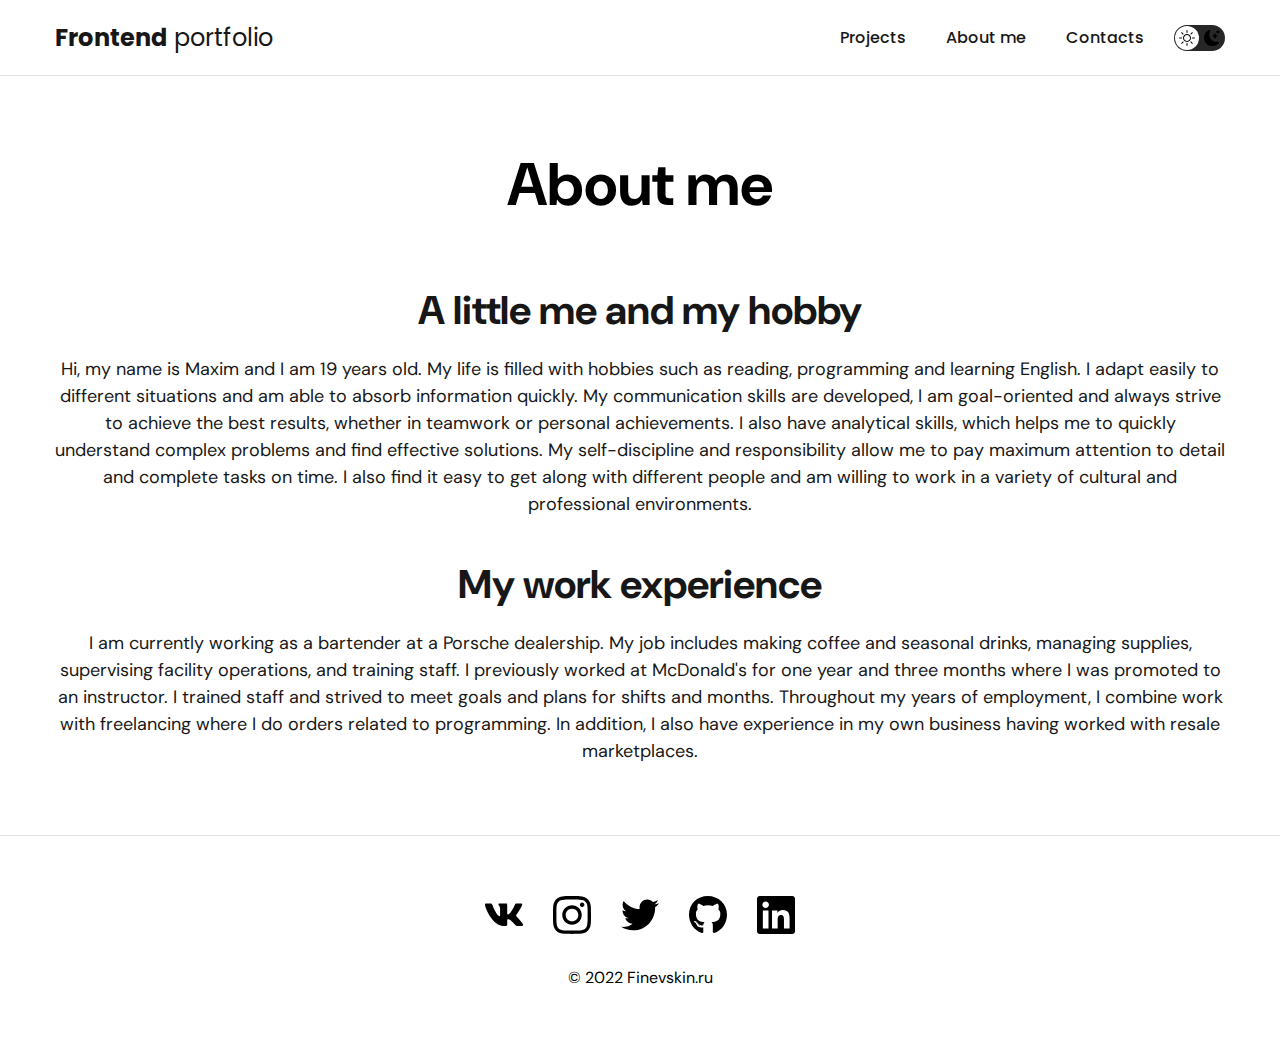
<file: skills.html>
<!DOCTYPE html>
<html lang="en">
  <head>
    <meta charset="UTF-8" />
    <meta http-equiv="X-UA-Compatible" content="IE=edge" />
    <meta name="viewport" content="width=device-width, initial-scale=1.0" />
    <title>About me</title>
    <link rel="stylesheet" href="./css/style.css" />
  </head>
  <body>
    <header class="header__nav">
      <div class="container">
        <div class="header__row">
          <div class="logo">
            <a href="./index.html" aria-label="Logo your site">
              <strong>Frontend</strong>
              portfolio
            </a>
          </div>
          <button class="dark-mode-btn">
            <img
              src="./img/svg/Sun.svg"
              alt="Light mode"
              class="dark-mode-btn__icon"
            />
            <img
              src="./img/svg/Moon.svg"
              alt="Dark mode"
              class="dark-mode-btn__icon"
            />
          </button>
          <ul class="header-nav__list">
            <li class="header-nav-list__item">
              <a
                href="./index.html"
                class="header-nav-list__link header-nav-list__link--active"
              >
                Projects
              </a>
            </li>
            <li class="header-nav-list__item">
              <a
                href="./skills.html"
                class="header-nav-list__link header-nav-list__link--active"
              >
                About me
              </a>
            </li>
            <li class="header-nav-list__item">
              <a
                href="./contacts.html"
                class="header-nav-list__link header-nav-list__link--active"
              >
                Contacts
              </a>
            </li>
          </ul>
        </div>
      </div>
    </header>

    <main class="section">
      <div class="container">
        <h1 class="title-1 title-1--skills">About me</h1>
        <ul class="content-list">
          <li class="content-list__item">
            <h2 class="title-2">A little me and my hobby</h2>
            <p>
              Hi, my name is Maxim and I am 19 years old. My life is filled with
              hobbies such as reading, programming and learning English. I adapt
              easily to different situations and am able to absorb information
              quickly. My communication skills are developed, I am goal-oriented
              and always strive to achieve the best results, whether in teamwork
              or personal achievements. I also have analytical skills, which
              helps me to quickly understand complex problems and find effective
              solutions. My self-discipline and responsibility allow me to pay
              maximum attention to detail and complete tasks on time. I also
              find it easy to get along with different people and am willing to
              work in a variety of cultural and professional environments.
            </p>
          </li>
          <li class="content-list__item">
            <h2 class="title-2">My work experience</h2>
            <p class="content-list__descr">
              I am currently working as a bartender at a Porsche dealership. My
              job includes making coffee and seasonal drinks, managing supplies,
              supervising facility operations, and training staff. I previously
              worked at McDonald's for one year and three months where I was
              promoted to an instructor. I trained staff and strived to meet
              goals and plans for shifts and months. Throughout my years of
              employment, I combine work with freelancing where I do orders
              related to programming. In addition, I also have experience in my
              own business having worked with resale marketplaces.
            </p>
          </li>
        </ul>
      </div>
    </main>
    <footer class="footer">
      <div class="container">
        <div class="footer__wrapper">
          <ul class="footer__social">
            <li class="footer-social__item">
              <a href="https://vk.com/ho0stell" target="_blank">
                <svg
                  width="38"
                  height="38"
                  viewBox="0 0 38 23"
                  fill="none"
                  xmlns="http://www.w3.org/2000/svg"
                >
                  <path
                    class="footer__svg footer__svg--icon1"
                    d="M37.134 1.53079C37.395 0.648998 37.134 0 35.8783 0H31.7233C30.6651 0 30.1784 0.557291 29.9174 1.17807C29.9174 1.17807 27.8011 6.33478 24.8101 9.67853C23.8436 10.645 23.3992 10.9554 22.8701 10.9554C22.6091 10.9554 22.207 10.645 22.207 9.76318V1.53079C22.207 0.472639 21.9107 0 21.036 0H14.5037C13.8406 0 13.4455 0.493803 13.4455 0.952334C13.4455 1.95405 14.9411 2.18684 15.0963 5.00857V11.1317C15.0963 12.472 14.8564 12.7189 14.3273 12.7189C12.9165 12.7189 9.48806 7.54107 7.45642 1.61544C7.04727 0.465586 6.64517 0 5.57997 0H1.42497C0.239847 0 0 0.557291 0 1.17807C0 2.27855 1.41086 7.74565 6.56757 14.9693C10.003 19.9002 14.8423 22.5738 19.2442 22.5738C21.8896 22.5738 22.2141 21.9813 22.2141 20.9584C22.2141 16.2461 21.9742 15.8017 23.3004 15.8017C23.9142 15.8017 24.9723 16.1121 27.4413 18.4894C30.263 21.3111 30.7286 22.5738 32.3088 22.5738H36.4638C37.6489 22.5738 38.2485 21.9813 37.9029 20.8103C37.1128 18.3483 31.7727 13.2833 31.5328 12.9447C30.9191 12.1546 31.0955 11.8019 31.5328 11.0965C31.5399 11.0894 36.6119 3.95042 37.134 1.53079Z"
                    fill="white"
                  />
                </svg>
              </a>
            </li>

            <li class="footer-social__item">
              <a href="https://instagram.com/fuckingimage" target="_blank">
                <svg
                  width="38"
                  height="38"
                  viewBox="0 0 38 38"
                  fill="none"
                  xmlns="http://www.w3.org/2000/svg"
                >
                  <path
                    class="footer__svg footer__svg--inst"
                    d="M19.0042 9.25521C13.6126 9.25521 9.26369 13.6041 9.26369 18.9958C9.26369 24.3874 13.6126 28.7363 19.0042 28.7363C24.3959 28.7363 28.7448 24.3874 28.7448 18.9958C28.7448 13.6041 24.3959 9.25521 19.0042 9.25521ZM19.0042 25.3284C15.52 25.3284 12.6716 22.4885 12.6716 18.9958C12.6716 15.5031 15.5115 12.6631 19.0042 12.6631C22.4969 12.6631 25.3369 15.5031 25.3369 18.9958C25.3369 22.4885 22.4885 25.3284 19.0042 25.3284ZM31.4152 8.85678C31.4152 10.1199 30.3979 11.1287 29.1432 11.1287C27.8801 11.1287 26.8713 10.1114 26.8713 8.85678C26.8713 7.60212 27.8886 6.58483 29.1432 6.58483C30.3979 6.58483 31.4152 7.60212 31.4152 8.85678ZM37.8665 11.1626C37.7224 8.11924 37.0272 5.42342 34.7977 3.20234C32.5766 0.98126 29.8808 0.286113 26.8374 0.133519C23.7007 -0.0445064 14.2993 -0.0445064 11.1626 0.133519C8.12772 0.277635 5.4319 0.972783 3.20234 3.19387C0.972783 5.41495 0.286113 8.11076 0.133519 11.1542C-0.0445064 14.2908 -0.0445064 23.6922 0.133519 26.8289C0.277635 29.8723 0.972783 32.5681 3.20234 34.7892C5.4319 37.0103 8.11924 37.7054 11.1626 37.858C14.2993 38.036 23.7007 38.036 26.8374 37.858C29.8808 37.7139 32.5766 37.0187 34.7977 34.7892C37.0187 32.5681 37.7139 29.8723 37.8665 26.8289C38.0445 23.6922 38.0445 14.2993 37.8665 11.1626ZM33.8143 30.1944C33.153 31.856 31.873 33.1361 30.2029 33.8058C27.7021 34.7977 21.7679 34.5688 19.0042 34.5688C16.2406 34.5688 10.2979 34.7892 7.80558 33.8058C6.144 33.1446 4.86392 31.8645 4.1942 30.1944C3.20234 27.6936 3.43123 21.7594 3.43123 18.9958C3.43123 16.2321 3.21082 10.2895 4.1942 7.7971C4.85544 6.13553 6.13553 4.85544 7.80558 4.18572C10.3064 3.19386 16.2406 3.42275 19.0042 3.42275C21.7679 3.42275 27.7105 3.20234 30.2029 4.18572C31.8645 4.84696 33.1446 6.12705 33.8143 7.7971C34.8061 10.2979 34.5772 16.2321 34.5772 18.9958C34.5772 21.7594 34.8061 27.7021 33.8143 30.1944Z"
                    fill="white"
                  />
                </svg>
              </a>
            </li>

            <li class="footer-social__item">
              <a
                href="https://i.pinimg.com/originals/8a/95/53/8a9553f0d80a14b2b9ae80bda733980a.jpg"
                target="_blank"
              >
                <svg
                  width="38"
                  height="38"
                  viewBox="0 0 38 31"
                  fill="none"
                  xmlns="http://www.w3.org/2000/svg"
                >
                  <path
                    class="footer__svg footer__svg--tw"
                    d="M34.094 7.69162C34.1181 8.02917 34.1181 8.36679 34.1181 8.70434C34.1181 19 26.2819 30.863 11.9594 30.863C7.54696 30.863 3.44799 29.585 0 27.3669C0.626928 27.4392 1.22966 27.4633 1.88071 27.4633C5.52153 27.4633 8.87311 26.2336 11.5495 24.1359C8.12565 24.0635 5.25634 21.8211 4.26774 18.7348C4.75002 18.8071 5.23222 18.8553 5.73862 18.8553C6.43783 18.8553 7.13713 18.7589 7.7881 18.5902C4.21957 17.8668 1.54309 14.7323 1.54309 10.9467V10.8503C2.57985 11.429 3.78554 11.7907 5.06337 11.8388C2.96564 10.4403 1.59133 8.05329 1.59133 5.35275C1.59133 3.90607 1.97705 2.57993 2.65222 1.42256C6.486 6.14845 12.2487 9.2347 18.7106 9.57233C18.5901 8.99364 18.5177 8.39091 18.5177 7.7881C18.5177 3.49616 21.9898 0 26.3058 0C28.5482 0 30.5736 0.940355 31.9962 2.4594C33.7563 2.12185 35.4441 1.4708 36.9391 0.578686C36.3604 2.38711 35.1307 3.90615 33.5152 4.87055C35.0825 4.70185 36.6016 4.26774 38 3.66501C36.9393 5.2081 35.613 6.58241 34.094 7.69162Z"
                    fill="white"
                  />
                </svg>
              </a>
            </li>

            <li class="footer-social__item">
              <a href="https://github.com/finevskin" target="_blank">
                <svg
                  width="38"
                  height="38"
                  viewBox="0 0 38 38"
                  fill="none"
                  xmlns="http://www.w3.org/2000/svg"
                >
                  <path
                    class="footer__svg footer__svg--github"
                    d="M12.7101 29.8331C12.7101 29.9863 12.5339 30.1089 12.3117 30.1089C12.0589 30.1319 11.8827 30.0093 11.8827 29.8331C11.8827 29.6798 12.0589 29.5573 12.281 29.5573C12.5109 29.5343 12.7101 29.6569 12.7101 29.8331ZM10.3274 29.4883C10.2738 29.6415 10.427 29.8177 10.6569 29.8637C10.856 29.9403 11.0859 29.8637 11.1319 29.7105C11.1778 29.5573 11.0323 29.3811 10.8024 29.3121C10.6032 29.2585 10.381 29.3351 10.3274 29.4883ZM13.7137 29.3581C13.4915 29.4117 13.3383 29.5573 13.3613 29.7335C13.3843 29.8867 13.5835 29.9863 13.8133 29.9327C14.0355 29.879 14.1887 29.7335 14.1657 29.5802C14.1427 29.4347 13.9359 29.3351 13.7137 29.3581ZM18.7548 0C8.12863 0 0 8.06734 0 18.6935C0 27.1899 5.34758 34.4605 12.9859 37.0194C13.9665 37.1956 14.3113 36.5903 14.3113 36.0923C14.3113 35.6173 14.2883 32.9972 14.2883 31.3883C14.2883 31.3883 8.9254 32.5375 7.79919 29.1052C7.79919 29.1052 6.92581 26.8758 5.66935 26.3012C5.66935 26.3012 3.91492 25.0984 5.79194 25.1214C5.79194 25.1214 7.6996 25.2746 8.74919 27.098C10.427 30.0552 13.2387 29.2048 14.3343 28.6992C14.5105 27.4734 15.0085 26.623 15.5601 26.1173C11.2774 25.6423 6.95645 25.0218 6.95645 17.6516C6.95645 15.5448 7.53871 14.4875 8.76452 13.1391C8.56532 12.6411 7.91411 10.5879 8.96371 7.9371C10.5649 7.43911 14.25 10.0056 14.25 10.0056C15.7823 9.57661 17.4294 9.35444 19.0613 9.35444C20.6931 9.35444 22.3403 9.57661 23.8726 10.0056C23.8726 10.0056 27.5577 7.43145 29.1589 7.9371C30.2085 10.5956 29.5573 12.6411 29.3581 13.1391C30.5839 14.4952 31.3347 15.5524 31.3347 17.6516C31.3347 25.0448 26.8222 25.6347 22.5395 26.1173C23.2444 26.7226 23.8419 27.8718 23.8419 29.6722C23.8419 32.254 23.819 35.4488 23.819 36.077C23.819 36.575 24.1714 37.1802 25.1444 37.004C32.8056 34.4605 38 27.1899 38 18.6935C38 8.06734 29.381 0 18.7548 0ZM7.44677 26.4238C7.34718 26.5004 7.37016 26.6766 7.5004 26.8222C7.62298 26.9448 7.79919 26.9984 7.89879 26.8988C7.99839 26.8222 7.9754 26.646 7.84516 26.5004C7.72258 26.3778 7.54637 26.3242 7.44677 26.4238ZM6.61936 25.8032C6.56573 25.9028 6.64234 26.0254 6.79556 26.102C6.91815 26.1786 7.07137 26.1556 7.125 26.0484C7.17863 25.9488 7.10202 25.8262 6.94879 25.7496C6.79556 25.7036 6.67298 25.7266 6.61936 25.8032ZM9.10161 28.5306C8.97903 28.6302 9.025 28.8601 9.20121 29.0056C9.37742 29.1819 9.5996 29.2048 9.69919 29.0823C9.79879 28.9827 9.75282 28.7528 9.5996 28.6073C9.43105 28.431 9.20121 28.4081 9.10161 28.5306ZM8.22823 27.4044C8.10565 27.4811 8.10565 27.6802 8.22823 27.8565C8.35081 28.0327 8.55766 28.1093 8.65726 28.0327C8.77984 27.9331 8.77984 27.7339 8.65726 27.5577C8.55 27.3815 8.35081 27.3048 8.22823 27.4044Z"
                    fill="white"
                  />
                </svg>
              </a>
            </li>

            <li class="footer-social__item">
              <a href="#!" target="_blank">
                <svg
                  class="footer__svg"
                  width="38"
                  height="38"
                  viewBox="0 0 38 38"
                  fill="none"
                  xmlns="http://www.w3.org/2000/svg"
                >
                  <path
                    class="footer__svg footer__svg--in"
                    d="M35.2857 0H2.7058C1.21295 0 0 1.22991 0 2.73973V35.2603C0 36.7701 1.21295 38 2.7058 38H35.2857C36.7786 38 38 36.7701 38 35.2603V2.73973C38 1.22991 36.7786 0 35.2857 0ZM11.4848 32.5714H5.85268V14.4366H11.4933V32.5714H11.4848ZM8.66875 11.9598C6.86205 11.9598 5.40312 10.4924 5.40312 8.6942C5.40312 6.89598 6.86205 5.42857 8.66875 5.42857C10.467 5.42857 11.9344 6.89598 11.9344 8.6942C11.9344 10.5009 10.4754 11.9598 8.66875 11.9598ZM32.5969 32.5714H26.9647V23.75C26.9647 21.6464 26.9223 18.9406 24.0384 18.9406C21.1036 18.9406 20.654 21.2308 20.654 23.5973V32.5714H15.0219V14.4366H20.425V16.9134H20.5013C21.2562 15.4884 23.0969 13.9871 25.8366 13.9871C31.5366 13.9871 32.5969 17.7446 32.5969 22.6304V32.5714Z"
                    fill="white"
                  />
                </svg>
              </a>
            </li>
          </ul>

          <div class="footer__copyright">
            <p class="footer-copyright__text">© 2022 Finevskin.ru</p>
          </div>
        </div>
      </div>
    </footer>
    <script src="./js/main.js"></script>
  </body>
</html>
</file>
<file: css/style.css>
@import url("https://fonts.googleapis.com/css2?family=DM+Sans:wght@400;500;700&family=Poppins:wght@400;500;700&display=swap");
* {
  padding: 0px;
  margin: 0px;
  border: none;
}

*,
*::before,
*::after {
  box-sizing: border-box;
}

:focus,
:active {
  /*outline: none;*/
}

a:focus,
a:active {
  /* outline: none;*/
}

/* Links */
a,
a:link,
a:visited {
  color: inherit;
  text-decoration: none;
  display: inline-block;
}

a:hover {
  /* color: inherit; */
  text-decoration: none;
}

/* Common */
aside,
nav,
footer,
header,
section,
main {
  display: block;
}

h1,
h2,
h3,
h4,
h5,
h6,
p {
  font-size: inherit;
  font-weight: inherit;
}

ul,
ul li {
  list-style: none;
}

img {
  vertical-align: top;
}

img,
svg {
  max-width: 100%;
  height: auto;
}

address {
  font-style: normal;
}

/* Form */
input,
textarea,
button,
select {
  font-family: inherit;
  font-size: inherit;
  color: inherit;
  background-color: transparent;
}

input::-ms-clear {
  display: none;
}

button,
input[type=submit] {
  display: inline-block;
  box-shadow: none;
  background-color: transparent;
  background: none;
  cursor: pointer;
}

input:focus,
input:active,
button:focus,
button:active {
  outline: none;
}

button::-moz-focus-inner {
  padding: 0;
  border: 0;
}

label {
  cursor: pointer;
}

legend {
  display: block;
}

:root {
  --accent-color: #5c62ec;
  --purple-color: #324ab2;
  --black-color: #171718;
  --white-color: #fff;
  --dark-color: #000;
  --gray-color: #171717;
  --grey-color: #f7f7f7;
  --border-color: #e0e0e0;
  --darkness-color: #26292d;
  --page-bg: var(--white-color);
  --text-color: var(--black-color);
  --title-1: var(--dark-color);
  --project-card-bg: var(--white-color);
  --project-card-text: var (--black-color);
  --box-shadow: 0px 5px 35px rgba(0, 0, 0, 0.25);
  --header-bg: var(--white-color);
  --header-logo: var(--black-color);
  --about-svg: var(--dark-color);
  --about-text: var(--dark-color);
  --about-span: var(--dark-color);
  --about-border: var(--dark-color);
  --about-bg: var(--white-color);
  --about-btn: var(--dark-color);
  --about-hover: var(--grey-color);
  --footer-icon: var(--dark-color);
  --border-line: var(--border-color);
}

html,
body {
  transition: background-color 0.45s;
  display: flex;
  flex-direction: column;
  min-height: 100vh;
  font-family: "DM Sans", sans-serif;
  letter-spacing: 0, 5px;
  background-color: var(--page-bg);
  color: var(--text-color);
}

.dark {
  transition: background-color, color 0.45s ease-in;
  --page-bg: var(--gray-color);
  --text-color: var(--white-color);
  --title-1: var(--white-color);
  --project-card-text: var(--white-color);
  --project-card-bg: var(--black-color);
  --box-shadow: 0px 5px 35px rgba(0, 0, 0, 0.8);
  --header-bg: var(--black-color);
  --header-logo: (--white-color);
  --about-svg: var(--white-color);
  --about-text: var(--about-text);
  --about-span: var(--accent-color);
  --about-border: var(none);
  --about-bg: var(--accent-color);
  --about-btn: var(--white-color);
  --about-hover: var(--purple-color);
  --footer-icon: var(--white-color);
  --border-line: var(--darkness-color);
}

.container {
  margin: 0 auto;
  padding: 0 15px;
  max-width: 1200px;
}

.container--about {
  padding: 15px;
  max-width: 660px;
}

.about__svg {
  position: absolute;
  margin-left: auto;
  margin-right: auto;
  top: 30px;
  left: 0;
  right: 0;
  bottom: 0;
  text-align: center;
  z-index: 0;
}
.about__svg stop {
  stop-color: var(--about-svg);
  opacity: 1;
}
@media (max-width: 620px) {
  .about__svg {
    position: absolute;
    margin-left: auto;
    margin-right: auto;
    top: 10px;
    left: 0;
    right: 0;
    bottom: 0;
    text-align: center;
    z-index: 0;
  }
}

.logo {
  margin-right: auto;
  font-family: "Poppins", sans-serif;
  font-size: 24px;
  color: var(--header-logo);
}
.logo strong {
  font-weight: 700;
}

.circle {
  position: absolute;
  top: 20px;
  left: 70px;
  width: 0%;
  height: 0%;
  opacity: 0;
  line-height: 40px;
  border-radius: 50%;
  background: var(--about-hover);
  transition: all 0.5s ease-Out;
}

.btn:hover .circle {
  width: 200%;
  height: 500%;
  opacity: 1;
  top: -70px;
  left: -70px;
}

.btn {
  position: relative;
  display: inline-block;
  overflow: hidden;
  cursor: pointer;
  height: 48px;
  padding: 12px 28px;
  background: var(--about-bg);
  border-radius: 5px;
  border: 1px solid var(--about-border);
  letter-spacing: 0.15px;
  text-align: center;
  font-size: 16px;
  line-height: 24px;
  color: var(--about-btn);
  transition-property: all;
  transition: background 0.3s ease-in-out;
  z-index: 2;
}
.btn a {
  position: relative;
  transition: all 0.45s ease-Out;
}
.btn:hover {
  background: var(--about-hover);
}
.btn:active {
  position: relative;
  top: 1px;
}

.btn-outline {
  display: flex;
  -moz-column-gap: 10px;
       column-gap: 10px;
  align-items: center;
  height: 48px;
  padding: 12px 20px;
  border-radius: 5px;
  background-color: var(--white-color);
  border: 1px solid var(--black-color);
  color: var(--dark-color);
  transition-property: all;
  transition: all 0.3s ease-in-out;
  font-weight: 500;
  font-size: 16px;
  line-height: 24px;
  letter-spacing: 0.15px;
}
.btn-outline:hover {
  background-color: #c0c0c0;
}
.btn-outline:active {
  position: relative;
  top: 1px;
}

.dark-mode-btn {
  order: 1;
  position: relative;
  display: flex;
  justify-content: space-between;
  width: 51px;
  height: 26px;
  padding: 5px;
  background-color: #272727;
  border-radius: 50px;
}
@media (max-width: 620px) {
  .dark-mode-btn {
    order: 0;
  }
}
.dark-mode-btn__icon {
  width: 16px;
  height: 16px;
  z-index: 1;
}
.dark-mode-btn::before {
  position: absolute;
  top: 1px;
  left: 1px;
  content: "";
  display: block;
  width: 24px;
  height: 24px;
  border-radius: 50%;
  background-color: var(--white-color);
  z-index: 0;
  transition: left 0.2s ease-in;
}

.dark-mode-btn--active::before {
  left: 26px;
}

.section {
  padding: 70px 0;
}
@media (max-width: 620px) {
  .section {
    padding: 40px 0;
  }
}

.section--main {
  border-top: 1px solid var(--border-line);
}

.title-1 {
  margin-bottom: 60px;
  font-weight: 700;
  font-size: 60px;
  line-height: 1.3;
  text-align: center;
  color: var(--title-1);
}
@media (max-width: 620px) {
  .title-1 {
    font-size: 40px;
    margin-bottom: 30px;
  }
}

.title-2 {
  font-weight: 700;
  font-size: 40px;
  line-height: 1.3;
}
@media (max-width: 620px) {
  .title-2 {
    font-size: 30px;
    margin-bottom: 10px;
  }
}

.header__nav {
  font-family: "Poppins", sans-serif;
  padding: 20px 0;
  border-bottom: 1px solid var(--border-line);
  background: var(--header-bg);
  color: var(--white-color);
  letter-spacing: normal;
}
.header__row {
  display: flex;
  justify-content: flex-end;
  align-items: center;
  -moz-column-gap: 30px;
       column-gap: 30px;
  row-gap: 10px;
  flex-wrap: wrap;
}
@media (max-width: 620px) {
  .header__row {
    justify-content: space-between;
  }
}

.header-nav__list {
  display: flex;
  align-items: center;
  -moz-column-gap: 40px;
       column-gap: 40px;
  font-size: 16px;
  font-weight: 500;
  color: var(--header-logo);
}

.header-nav-list__link--active {
  position: relative;
}
.header-nav-list__link--active:before {
  opacity: 0;
  transition: opacity 0.3s ease-in-out;
  transition-property: all;
  content: "";
  display: block;
  position: absolute;
  left: 0;
  top: 100%;
  height: 3px;
  width: 100%;
  background: var(--accent-color);
}

.header-nav-list__link--active:hover:before {
  opacity: 1;
}

.about {
  position: relative;
  min-height: 695px;
  padding: 40px 0;
  display: flex;
  justify-content: center;
  align-items: center;
  text-align: center;
  color: var(--white-color);
  z-index: 9;
}
@media (max-width: 620px) {
  .about {
    min-height: unset;
  }
}
.about__title {
  position: relative;
  margin-bottom: 20px;
  font-weight: 700;
  font-size: 40px;
  color: var(--about-text);
  z-index: 1;
}
@media (max-width: 620px) {
  .about__title {
    font-size: 30px;
  }
}
.about__title strong {
  font-size: 60px;
  font-weight: 700;
  z-index: 100;
}
@media (max-width: 620px) {
  .about__title strong {
    font-size: 40px;
    z-index: 100;
  }
}
.about__title span {
  color: var(--about-span);
}
.about__text {
  position: relative;
  margin-bottom: 40px;
  font-weight: 500;
  font-size: 18px;
  line-height: 1.333;
  z-index: 2;
  color: var(--about-text);
}
.about__text P + p {
  margin-top: 1em;
}

.projects {
  display: flex;
  justify-content: center;
  flex-wrap: wrap;
  -moz-column-gap: 30px;
       column-gap: 30px;
  row-gap: 30px;
}

.project {
  max-width: 370px;
  background-color: var(--project-card-bg);
  box-shadow: var(--box-shadow);
  border-radius: 10px;
}
.project:hover {
  box-shadow: 0px 5px 10px rgba(0, 0, 0, 0.5);
}
.project:active {
  box-shadow: 0px 10px 20px rgba(0, 0, 0, 0.2);
}
.project__img {
  border-radius: 10px;
}
.project__title {
  padding: 15px 20px 25px;
  font-weight: 700;
  font-size: 24px;
  line-height: 1.3;
  color: var(--project-card-text);
}
@media (max-width: 620px) {
  .project__title {
    font-size: 22px;
  }
}

.project-details {
  margin: 0 auto;
  max-width: 865px;
  display: flex;
  flex-direction: column;
  align-items: center;
}
.project-details__cover {
  cursor: pointer;
  max-width: 100%;
  margin-bottom: 40px;
  box-shadow: 0px 0px 0px rgba(0, 0, 0, 0.4);
  border-radius: 10px;
}
.project-details__cover:hover {
  box-shadow: 0px 5px 10px rgba(0, 0, 0, 0.6);
}
.project-details__cover:active {
  box-shadow: 0px 10px 20px rgba(0, 0, 0, 0.2);
}
.project-details__descr {
  margin-bottom: 30px;
  font-weight: 700;
  font-size: 24px;
  line-height: 1.3;
  text-align: center;
}
@media (max-width: 620px) {
  .project-details__descr {
    font-size: 22px;
  }
}

.footer {
  margin-top: auto;
  padding: 60px 0 50px;
  background-color: var(--header-bg);
  border-top: 1px solid var(--border-line);
  color: var(--white-color);
}
@media (max-width: 620px) {
  .footer {
    padding: 35px 0 25px;
  }
}
.footer__svg {
  fill: var(--footer-icon);
  transition-property: fill;
  transition: fill 0.3s ease-in-out;
}
.footer__svg--icon1:hover {
  fill: #2377ff;
}
.footer__svg--inst:hover {
  fill: #db2d7a;
}
.footer__svg--tw:hover {
  fill: #2377ff;
}
.footer__svg--github:hover {
  fill: grey;
}
.footer__svg--in:hover {
  fill: #1b659f;
}
.footer__social {
  display: flex;
  -moz-column-gap: 30px;
       column-gap: 30px;
  align-items: center;
}
@media (max-width: 620px) {
  .footer__social {
    -moz-column-gap: 20px;
         column-gap: 20px;
  }
}
.footer__wrapper {
  display: flex;
  flex-direction: column;
  align-items: center;
  row-gap: 27px;
}
@media (max-width: 620px) {
  .footer__wrapper {
    row-gap: 27px;
  }
}

.footer-copyright__text {
  font-size: 16px;
  line-height: 1.5;
  color: var(--about-text);
}
.footer-copyright__text p + p {
  margin-top: 0.5em;
}

.content-list {
  display: flex;
  justify-content: center;
  align-items: center;
  flex-direction: column;
  row-gap: 40px;
  text-align: center;
}
@media (max-width: 620px) {
  .content-list {
    row-gap: 20px;
  }
}
.content-list__item {
  font-size: 18px;
  line-height: 1.5;
}
@media (max-width: 620px) {
  .content-list__item {
    font-size: 16px;
  }
}
.content-list__item p {
  margin-top: 20px;
}

@media (max-width: 620px) {
  .footer-social__item {
    width: 28px;
  }
}
</file>
